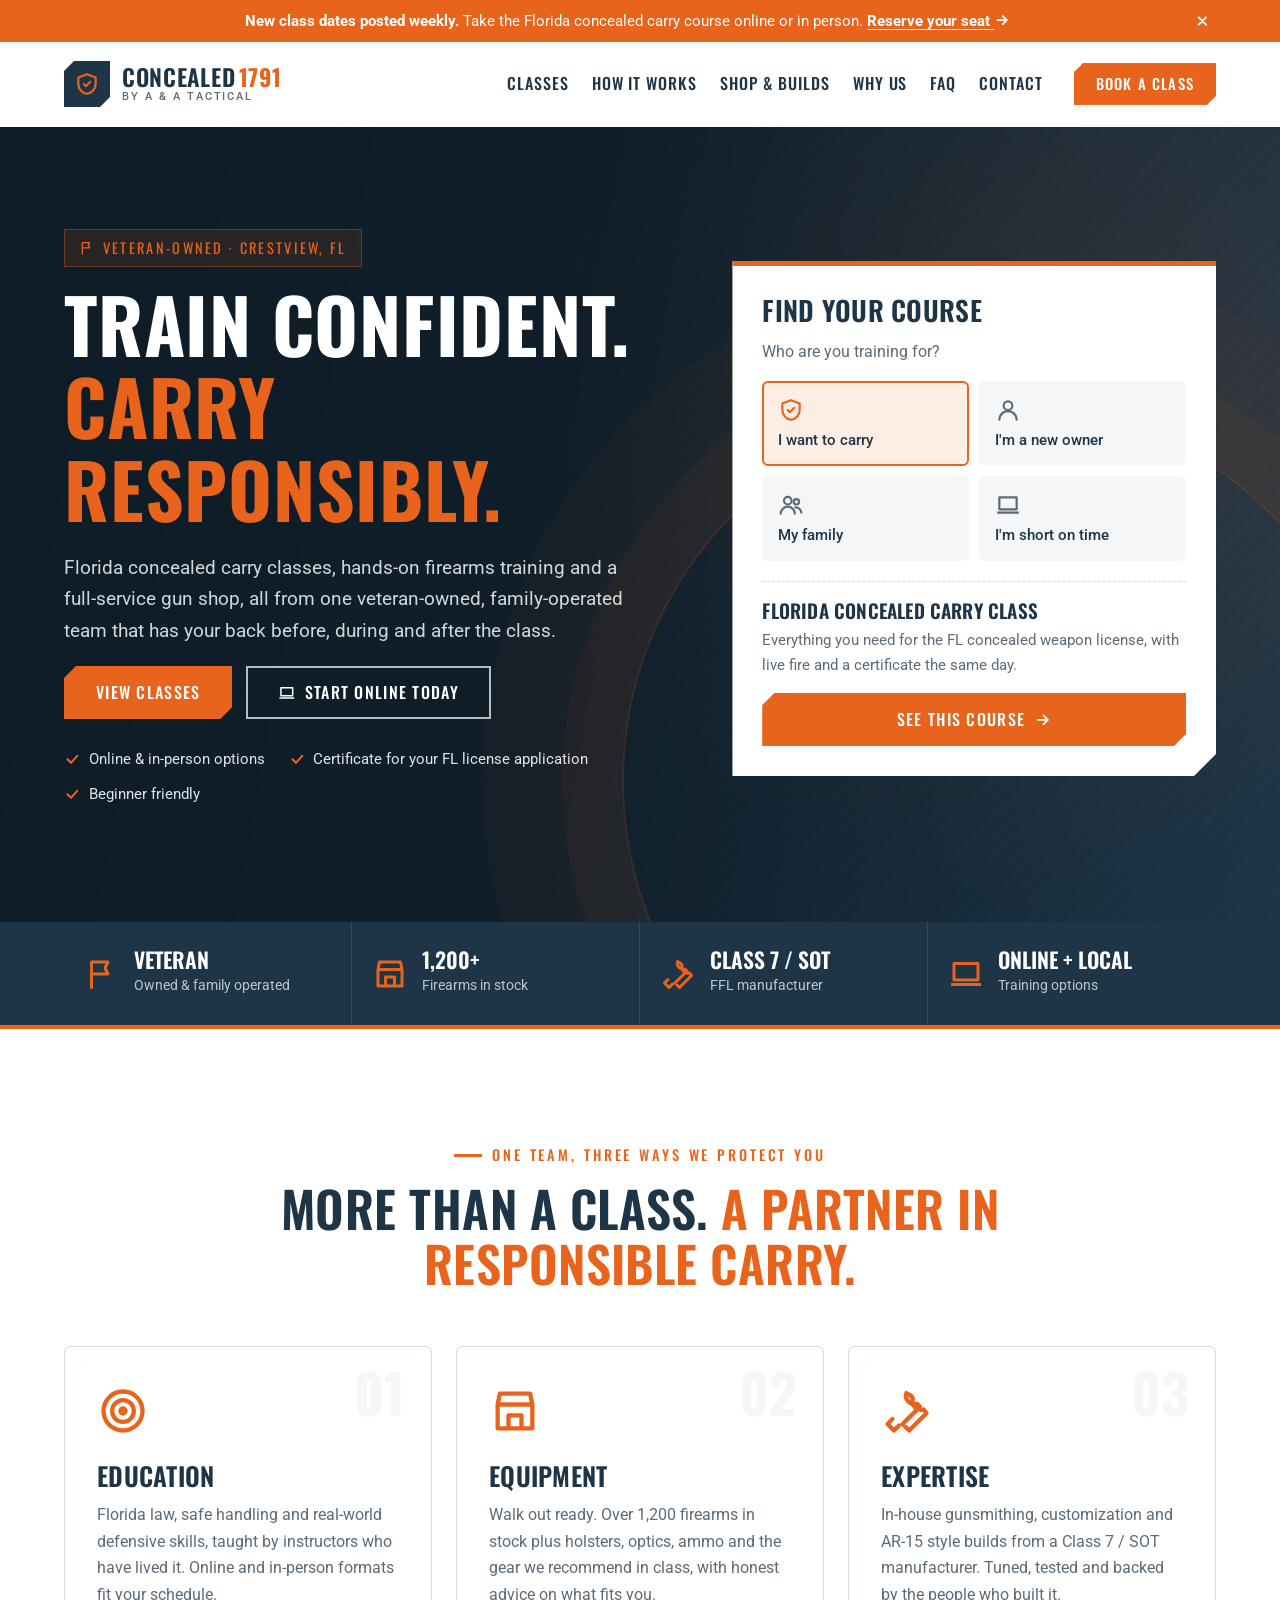
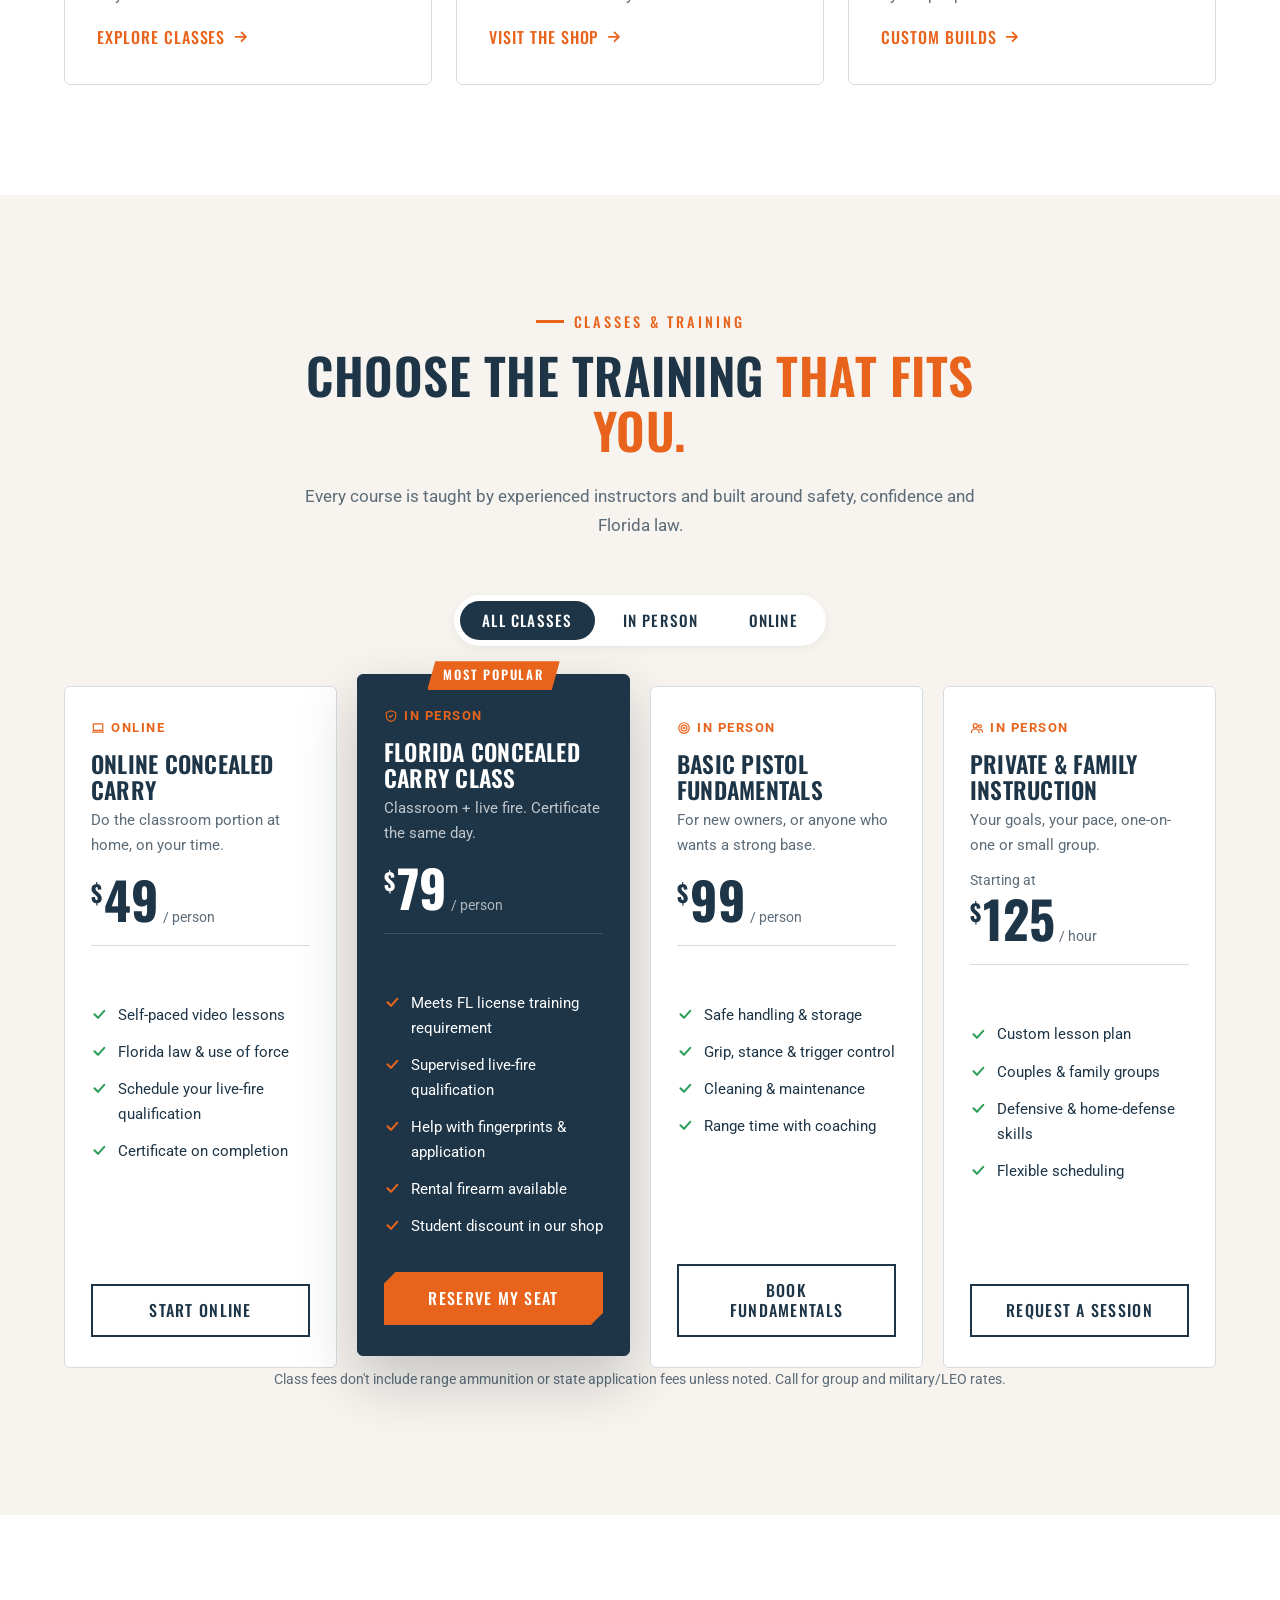
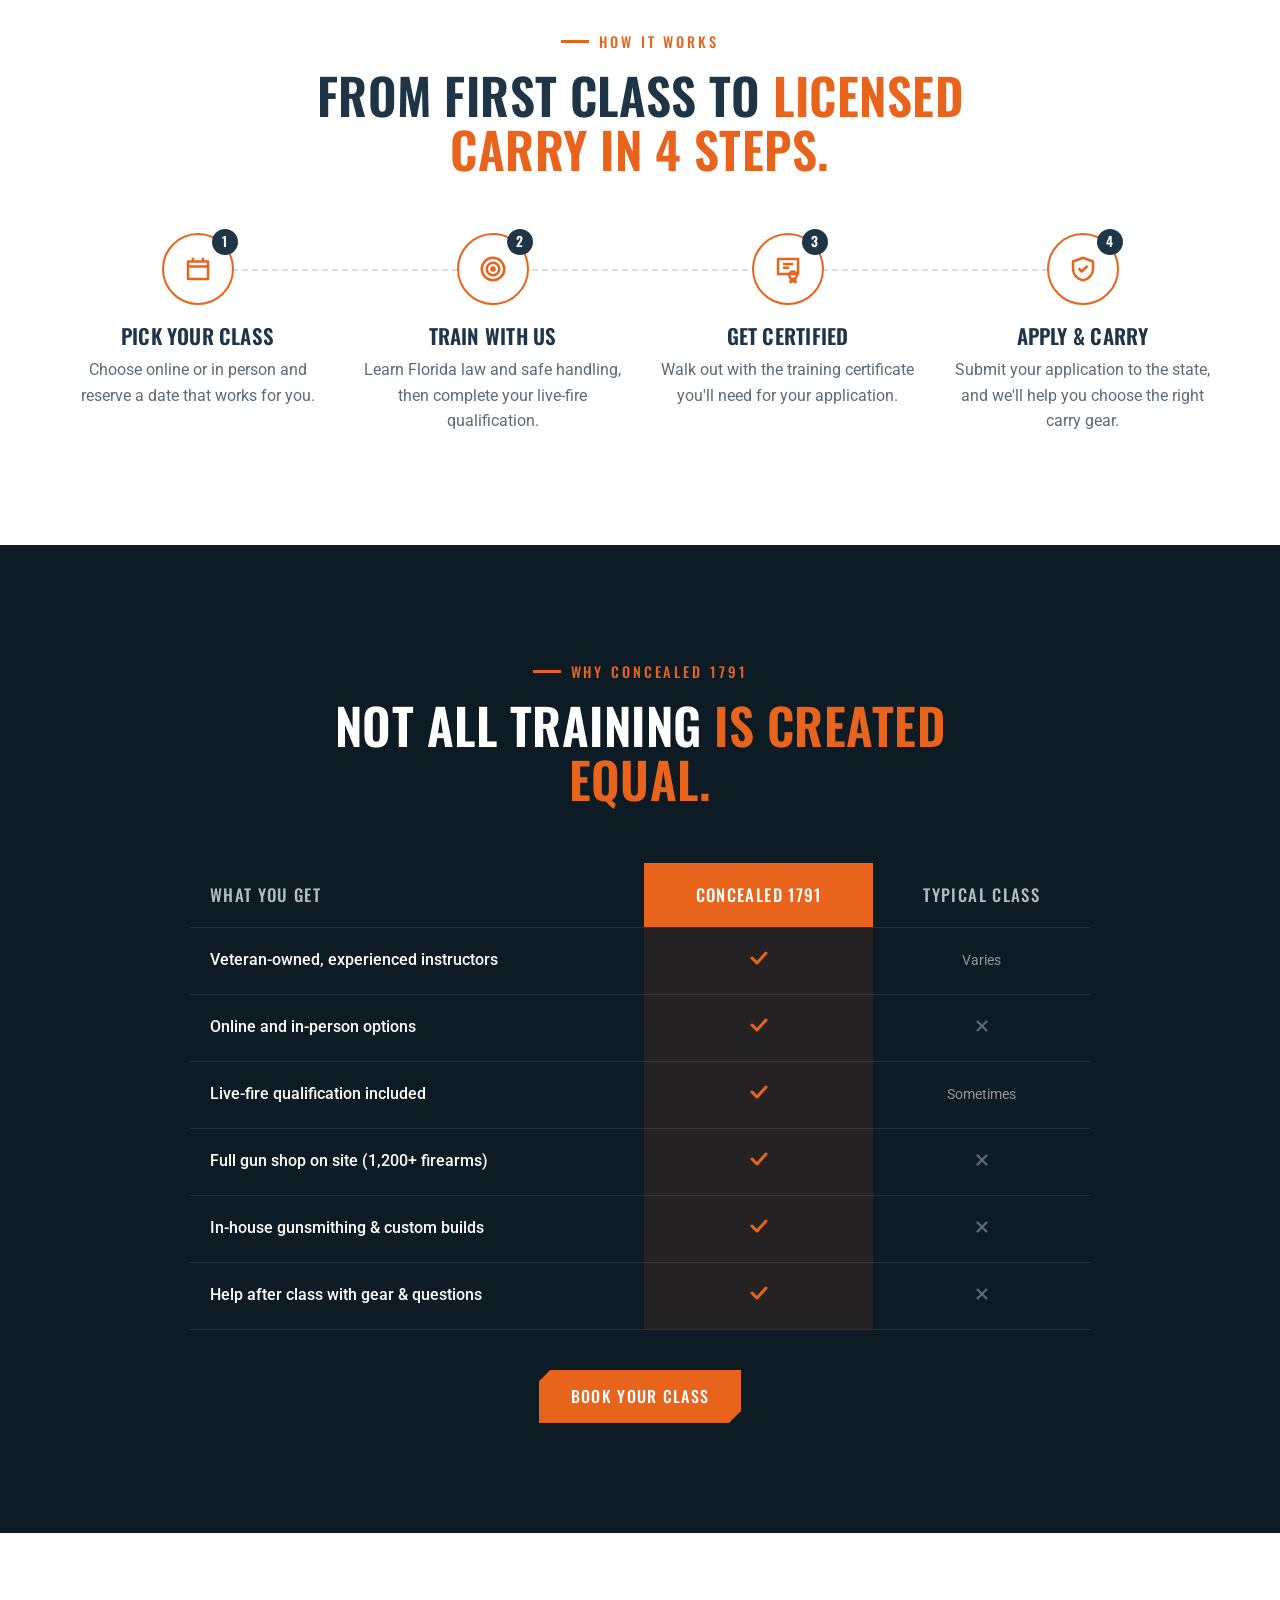
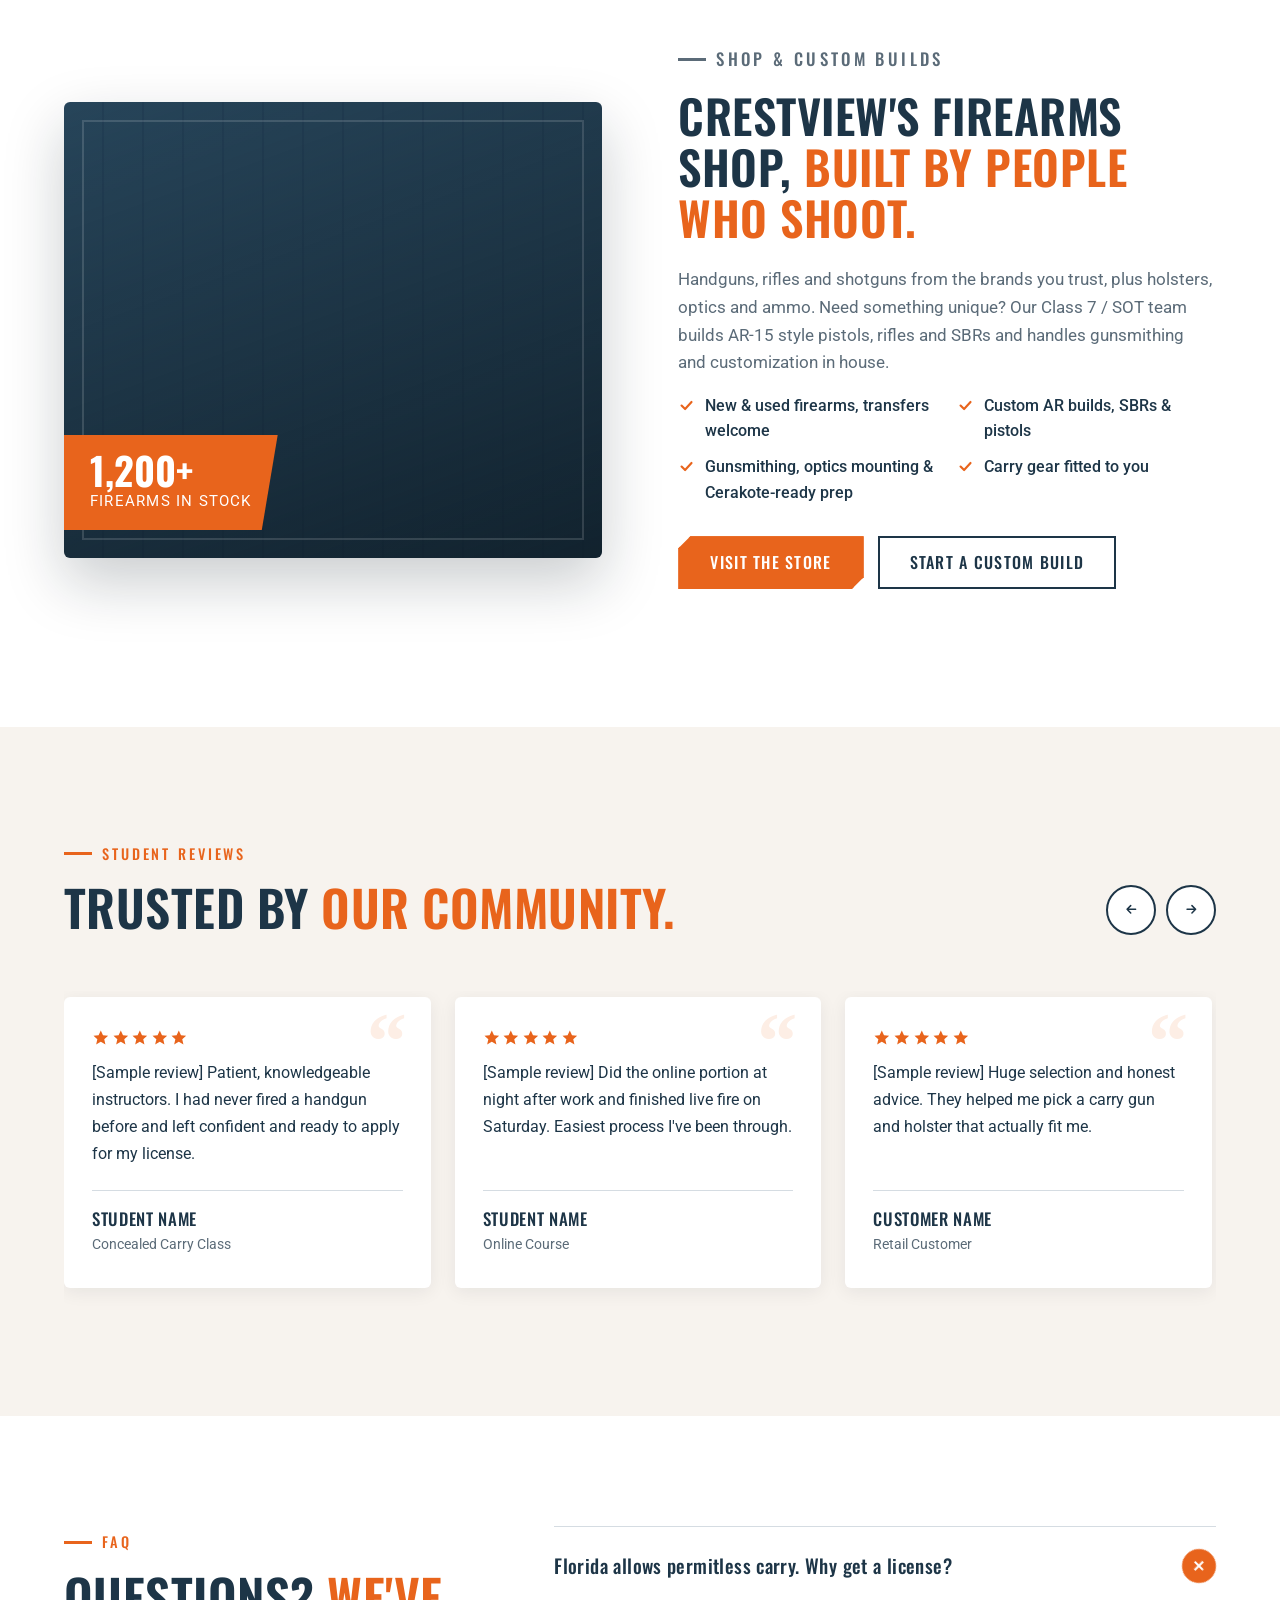
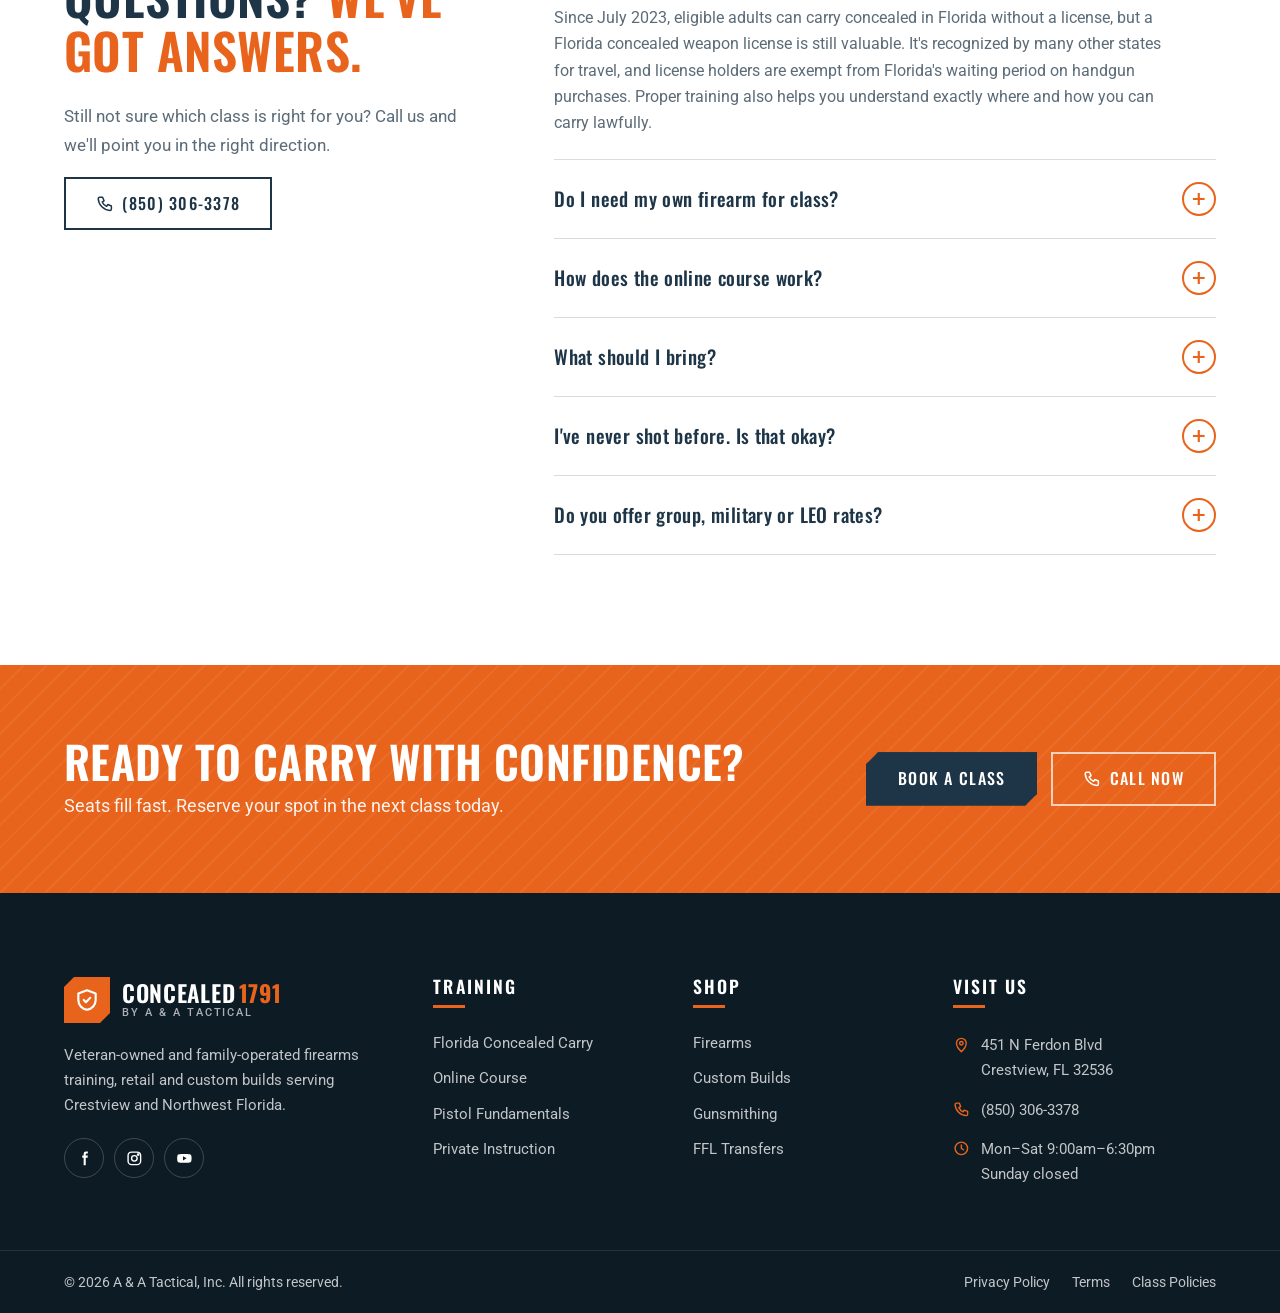
<file: prototype/index.html>
<!doctype html>
<html lang="en">
<head>
  <meta charset="utf-8">
  <meta name="viewport" content="width=device-width, initial-scale=1">
  <title>Concealed 1791 | Firearms Training &amp; Concealed Carry Classes | A &amp; A Tactical</title>
  <meta name="description" content="Veteran-owned firearms training, Florida concealed weapon license classes, 1,200+ firearms in stock and custom builds in Crestview, FL.">

  <link rel="preconnect" href="https://fonts.googleapis.com">
  <link rel="preconnect" href="https://fonts.gstatic.com" crossorigin>
  <link href="https://fonts.googleapis.com/css2?family=Oswald:wght@400;500;600;700&family=Roboto:wght@400;500;700&display=swap" rel="stylesheet">
  <link rel="stylesheet" href="css/main.css">
</head>
<body class="c17">

<!-- ======================================================================
     ICON SPRITE  (WP: inc/icons.php, echoed once in footer.php)
     ====================================================================== -->
<svg width="0" height="0" style="position:absolute" aria-hidden="true" focusable="false">
  <symbol id="i-shield" viewBox="0 0 24 24"><path fill="none" stroke="currentColor" stroke-width="2" stroke-linejoin="round" d="M12 3 4 6v6c0 4.5 3.4 8.3 8 9 4.6-.7 8-4.5 8-9V6l-8-3Z"/><path fill="none" stroke="currentColor" stroke-width="2" stroke-linecap="round" stroke-linejoin="round" d="m9 12 2 2 4-4"/></symbol>
  <symbol id="i-target" viewBox="0 0 24 24"><g fill="none" stroke="currentColor" stroke-width="2"><circle cx="12" cy="12" r="9"/><circle cx="12" cy="12" r="5"/><circle cx="12" cy="12" r="1.2" fill="currentColor"/></g></symbol>
  <symbol id="i-flag" viewBox="0 0 24 24"><path fill="none" stroke="currentColor" stroke-width="2" stroke-linecap="round" stroke-linejoin="round" d="M5 21V4m0 0h11l-2 4 2 4H5"/></symbol>
  <symbol id="i-store" viewBox="0 0 24 24"><path fill="none" stroke="currentColor" stroke-width="2" stroke-linejoin="round" d="M4 9h16l-1-5H5L4 9Zm0 0v11h16V9M9 20v-6h6v6"/></symbol>
  <symbol id="i-wrench" viewBox="0 0 24 24"><path fill="none" stroke="currentColor" stroke-width="2" stroke-linecap="round" stroke-linejoin="round" d="M14.7 6.3a4 4 0 0 0 5 5L21 13l-8 8-3-3 8-8-1.3-1.3a4 4 0 0 1-5-5L14 5Zm-9.4 9.4L3 18l3 3 2.3-2.3"/></symbol>
  <symbol id="i-laptop" viewBox="0 0 24 24"><path fill="none" stroke="currentColor" stroke-width="2" stroke-linejoin="round" d="M4 5h16v11H4zM2 19h20"/></symbol>
  <symbol id="i-cert" viewBox="0 0 24 24"><g fill="none" stroke="currentColor" stroke-width="2" stroke-linejoin="round"><path d="M4 4h16v12H4z"/><path d="M8 8h8M8 11h5"/><circle cx="16" cy="17" r="3"/><path d="m14.5 19.5-.5 3 2-1 2 1-.5-3"/></g></symbol>
  <symbol id="i-calendar" viewBox="0 0 24 24"><g fill="none" stroke="currentColor" stroke-width="2" stroke-linejoin="round"><path d="M4 6h16v14H4zM4 10h16M8 3v4M16 3v4"/></g></symbol>
  <symbol id="i-phone" viewBox="0 0 24 24"><path fill="none" stroke="currentColor" stroke-width="2" stroke-linejoin="round" d="M5 3h4l2 5-2.5 1.5a11 11 0 0 0 6 6L16 13l5 2v4a2 2 0 0 1-2 2A17 17 0 0 1 3 5a2 2 0 0 1 2-2Z"/></symbol>
  <symbol id="i-pin" viewBox="0 0 24 24"><g fill="none" stroke="currentColor" stroke-width="2"><path d="M12 21s7-6.2 7-12a7 7 0 0 0-14 0c0 5.8 7 12 7 12Z"/><circle cx="12" cy="9" r="2.5"/></g></symbol>
  <symbol id="i-clock" viewBox="0 0 24 24"><g fill="none" stroke="currentColor" stroke-width="2" stroke-linecap="round"><circle cx="12" cy="12" r="9"/><path d="M12 7v5l3 2"/></g></symbol>
  <symbol id="i-check" viewBox="0 0 24 24"><path fill="none" stroke="currentColor" stroke-width="3" stroke-linecap="round" stroke-linejoin="round" d="m5 12 5 5 9-10"/></symbol>
  <symbol id="i-x" viewBox="0 0 24 24"><path fill="none" stroke="currentColor" stroke-width="3" stroke-linecap="round" d="M6 6l12 12M18 6 6 18"/></symbol>
  <symbol id="i-arrow" viewBox="0 0 24 24"><path fill="none" stroke="currentColor" stroke-width="2.5" stroke-linecap="round" stroke-linejoin="round" d="M5 12h14m-6-6 6 6-6 6"/></symbol>
  <symbol id="i-star" viewBox="0 0 24 24"><path fill="currentColor" d="m12 2 3 6.6 7 .7-5.3 4.7 1.6 7L12 17.3 5.7 21l1.6-7L2 9.3l7-.7L12 2Z"/></symbol>
  <symbol id="i-users" viewBox="0 0 24 24"><g fill="none" stroke="currentColor" stroke-width="2" stroke-linecap="round"><circle cx="9" cy="8" r="3.5"/><path d="M2.5 20a6.5 6.5 0 0 1 13 0"/><circle cx="17" cy="9" r="2.5"/><path d="M16 14.2A5 5 0 0 1 21.5 19"/></g></symbol>
  <symbol id="i-person" viewBox="0 0 24 24"><g fill="none" stroke="currentColor" stroke-width="2" stroke-linecap="round"><circle cx="12" cy="8" r="4"/><path d="M4 21a8 8 0 0 1 16 0"/></g></symbol>
  <symbol id="i-facebook" viewBox="0 0 24 24"><path fill="currentColor" d="M14 8V6.5c0-.8.2-1.5 1.5-1.5H17V2h-2.6C11.6 2 11 3.8 11 6.1V8H9v3h2v11h3V11h2.6l.4-3h-3Z"/></symbol>
  <symbol id="i-instagram" viewBox="0 0 24 24"><g fill="none" stroke="currentColor" stroke-width="2"><rect x="3" y="3" width="18" height="18" rx="5"/><circle cx="12" cy="12" r="4"/><circle cx="17.5" cy="6.5" r="1" fill="currentColor"/></g></symbol>
  <symbol id="i-youtube" viewBox="0 0 24 24"><path fill="currentColor" d="M22 8.2a3 3 0 0 0-2.1-2.1C18 5.6 12 5.6 12 5.6s-6 0-7.9.5A3 3 0 0 0 2 8.2 31 31 0 0 0 1.6 12 31 31 0 0 0 2 15.8a3 3 0 0 0 2.1 2.1c1.9.5 7.9.5 7.9.5s6 0 7.9-.5a3 3 0 0 0 2.1-2.1 31 31 0 0 0 .4-3.8 31 31 0 0 0-.4-3.8ZM10 15V9l5.2 3L10 15Z"/></symbol>
</svg>

<a class="c17-skip" href="#main">Skip to content</a>

<!-- ======================================================================
     ANNOUNCEMENT BAR  (WP: template-parts/header/announcement.php)
     Text should come from a Customizer / Theme Settings field.
     ====================================================================== -->
<div class="c17-announce" id="c17-announce" role="region" aria-label="Announcement">
  <div class="c17-container c17-announce__inner">
    <p><strong>New class dates posted weekly.</strong> Take the Florida concealed carry course online or in person. <a href="#classes">Reserve your seat <svg class="c17-i"><use href="#i-arrow"/></svg></a></p>
    <button class="c17-announce__close" type="button" aria-label="Dismiss announcement"><svg class="c17-i"><use href="#i-x"/></svg></button>
  </div>
</div>

<!-- ======================================================================
     HEADER  (WP: header.php, nav via wp_nav_menu 'primary')
     ====================================================================== -->
<header class="c17-header" id="c17-header">
  <div class="c17-container c17-header__inner">
    <a class="c17-logo" href="#top" aria-label="Concealed 1791 home">
      <span class="c17-logo__mark"><svg class="c17-i"><use href="#i-shield"/></svg></span>
      <span class="c17-logo__text">Concealed<b>1791</b><small>by A &amp; A Tactical</small></span>
    </a>

    <nav class="c17-nav" id="c17-nav" aria-label="Primary">
      <ul class="c17-nav__menu">
        <li><a href="#classes">Classes</a></li>
        <li><a href="#how">How It Works</a></li>
        <li><a href="#shop">Shop &amp; Builds</a></li>
        <li><a href="#why">Why Us</a></li>
        <li><a href="#faq">FAQ</a></li>
        <li><a href="#contact">Contact</a></li>
      </ul>
      <div class="c17-nav__actions">
        <a class="c17-nav__phone" href="tel:+18503063378"><svg class="c17-i"><use href="#i-phone"/></svg>(850) 306-3378</a>
        <a class="c17-btn c17-btn--sm" href="#classes">Book a Class</a>
      </div>
    </nav>

    <button class="c17-burger" id="c17-burger" type="button" aria-controls="c17-nav" aria-expanded="false" aria-label="Open menu">
      <span></span>
    </button>
  </div>
</header>

<main id="main">

<!-- ======================================================================
     HERO + PATH CHOOSER  (WP: template-parts/home/hero.php)
     ====================================================================== -->
<section class="c17-hero" id="top">
  <div class="c17-hero__bg" aria-hidden="true"></div>
  <div class="c17-container c17-hero__grid">
    <div class="c17-hero__copy">
      <p class="c17-eyebrow"><svg class="c17-i"><use href="#i-flag"/></svg>Veteran-owned &middot; Crestview, FL</p>
      <h1>Train Confident.<br><span>Carry Responsibly.</span></h1>
      <p class="c17-hero__lead">Florida concealed carry classes, hands-on firearms training and a full-service gun shop, all from one veteran-owned, family-operated team that has your back before, during and after the class.</p>

      <div class="c17-hero__ctas">
        <a class="c17-btn" href="#classes">View Classes</a>
        <a class="c17-btn c17-btn--ghost" href="#classes" data-filter-link="online"><svg class="c17-i"><use href="#i-laptop"/></svg>Start Online Today</a>
      </div>

      <ul class="c17-hero__checks">
        <li><svg class="c17-i"><use href="#i-check"/></svg>Online &amp; in-person options</li>
        <li><svg class="c17-i"><use href="#i-check"/></svg>Certificate for your FL license application</li>
        <li><svg class="c17-i"><use href="#i-check"/></svg>Beginner friendly</li>
      </ul>
    </div>

    <!-- Path chooser: modeled on the plan picker (Individuals / Families / LEO / Military) -->
    <aside class="c17-chooser" aria-labelledby="chooser-title">
      <h2 id="chooser-title" class="c17-chooser__title">Find your course</h2>
      <p class="c17-chooser__sub">Who are you training for?</p>
      <div class="c17-chooser__opts" role="radiogroup" aria-labelledby="chooser-title">
        <button type="button" role="radio" aria-checked="true" class="c17-chooser__opt is-active"
                data-title="Florida Concealed Carry Class" data-text="Everything you need for the FL concealed weapon license, with live fire and a certificate the same day." data-href="#course-cwl">
          <svg class="c17-i"><use href="#i-shield"/></svg><span>I want to carry</span>
        </button>
        <button type="button" role="radio" aria-checked="false" class="c17-chooser__opt"
                data-title="Basic Pistol Fundamentals" data-text="Safe handling, grip, stance, sight alignment and trigger control, built for new owners." data-href="#course-basic">
          <svg class="c17-i"><use href="#i-person"/></svg><span>I'm a new owner</span>
        </button>
        <button type="button" role="radio" aria-checked="false" class="c17-chooser__opt"
                data-title="Private &amp; Family Instruction" data-text="One-on-one or small group sessions at your pace, great for couples and families." data-href="#course-private">
          <svg class="c17-i"><use href="#i-users"/></svg><span>My family</span>
        </button>
        <button type="button" role="radio" aria-checked="false" class="c17-chooser__opt"
                data-title="Online Concealed Carry Course" data-text="Complete the classroom portion from home, then finish your live-fire qualification with us." data-href="#course-online">
          <svg class="c17-i"><use href="#i-laptop"/></svg><span>I'm short on time</span>
        </button>
      </div>
      <div class="c17-chooser__result" aria-live="polite">
        <h3 id="chooser-result-title">Florida Concealed Carry Class</h3>
        <p id="chooser-result-text">Everything you need for the FL concealed weapon license, with live fire and a certificate the same day.</p>
        <a class="c17-btn c17-btn--block" id="chooser-result-link" href="#course-cwl">See this course <svg class="c17-i"><use href="#i-arrow"/></svg></a>
      </div>
    </aside>
  </div>
</section>

<!-- ======================================================================
     TRUST BAR  (WP: template-parts/home/trust-bar.php)
     ====================================================================== -->
<section class="c17-trust" aria-label="Why people trust us">
  <div class="c17-container c17-trust__grid">
    <div class="c17-trust__item"><svg class="c17-i"><use href="#i-flag"/></svg><div><strong>Veteran</strong><span>Owned &amp; family operated</span></div></div>
    <div class="c17-trust__item"><svg class="c17-i"><use href="#i-store"/></svg><div><strong><span data-count="1200">1,200</span>+</strong><span>Firearms in stock</span></div></div>
    <div class="c17-trust__item"><svg class="c17-i"><use href="#i-wrench"/></svg><div><strong>Class 7 / SOT</strong><span>FFL manufacturer</span></div></div>
    <div class="c17-trust__item"><svg class="c17-i"><use href="#i-laptop"/></svg><div><strong>Online + Local</strong><span>Training options</span></div></div>
  </div>
</section>

<!-- ======================================================================
     THREE PILLARS  (WP: template-parts/home/pillars.php)
     ====================================================================== -->
<section class="c17-section c17-pillars">
  <div class="c17-container">
    <header class="c17-section__head">
      <p class="c17-kicker">One team, three ways we protect you</p>
      <h2>More than a class. <span>A partner in responsible carry.</span></h2>
    </header>
    <div class="c17-pillars__grid">
      <article class="c17-pillar c17-reveal">
        <span class="c17-pillar__num">01</span>
        <svg class="c17-i c17-pillar__icon"><use href="#i-target"/></svg>
        <h3>Education</h3>
        <p>Florida law, safe handling and real-world defensive skills, taught by instructors who have lived it. Online and in-person formats fit your schedule.</p>
        <a class="c17-link" href="#classes">Explore classes <svg class="c17-i"><use href="#i-arrow"/></svg></a>
      </article>
      <article class="c17-pillar c17-reveal">
        <span class="c17-pillar__num">02</span>
        <svg class="c17-i c17-pillar__icon"><use href="#i-store"/></svg>
        <h3>Equipment</h3>
        <p>Walk out ready. Over 1,200 firearms in stock plus holsters, optics, ammo and the gear we recommend in class, with honest advice on what fits you.</p>
        <a class="c17-link" href="#shop">Visit the shop <svg class="c17-i"><use href="#i-arrow"/></svg></a>
      </article>
      <article class="c17-pillar c17-reveal">
        <span class="c17-pillar__num">03</span>
        <svg class="c17-i c17-pillar__icon"><use href="#i-wrench"/></svg>
        <h3>Expertise</h3>
        <p>In-house gunsmithing, customization and AR-15 style builds from a Class 7 / SOT manufacturer. Tuned, tested and backed by the people who built it.</p>
        <a class="c17-link" href="#shop">Custom builds <svg class="c17-i"><use href="#i-arrow"/></svg></a>
      </article>
    </div>
  </div>
</section>

<!-- ======================================================================
     CLASSES / "PLANS"  (WP: template-parts/home/classes.php, ideally a
     loop over a "course" CPT or WooCommerce products)
     PRICES AND DURATIONS ARE PLACEHOLDERS - confirm with the client.
     ====================================================================== -->
<section class="c17-section c17-section--alt c17-classes" id="classes">
  <div class="c17-container">
    <header class="c17-section__head">
      <p class="c17-kicker">Classes &amp; training</p>
      <h2>Choose the training <span>that fits you.</span></h2>
      <p>Every course is taught by experienced instructors and built around safety, confidence and Florida law.</p>
    </header>

    <div class="c17-tabs" role="tablist" aria-label="Filter classes">
      <button class="c17-tab is-active" role="tab" aria-selected="true" data-filter="all">All classes</button>
      <button class="c17-tab" role="tab" aria-selected="false" data-filter="inperson">In person</button>
      <button class="c17-tab" role="tab" aria-selected="false" data-filter="online">Online</button>
    </div>

    <div class="c17-plans">
      <article class="c17-plan c17-reveal" id="course-online" data-type="online">
        <p class="c17-plan__tag"><svg class="c17-i"><use href="#i-laptop"/></svg>Online</p>
        <h3>Online Concealed Carry</h3>
        <p class="c17-plan__desc">Do the classroom portion at home, on your time.</p>
        <p class="c17-plan__price"><sup>$</sup>49<small>/ person</small></p>
        <ul class="c17-plan__list">
          <li><svg class="c17-i"><use href="#i-check"/></svg>Self-paced video lessons</li>
          <li><svg class="c17-i"><use href="#i-check"/></svg>Florida law &amp; use of force</li>
          <li><svg class="c17-i"><use href="#i-check"/></svg>Schedule your live-fire qualification</li>
          <li><svg class="c17-i"><use href="#i-check"/></svg>Certificate on completion</li>
        </ul>
        <a class="c17-btn c17-btn--outline c17-btn--block" href="#contact">Start Online</a>
      </article>

      <article class="c17-plan c17-plan--featured c17-reveal" id="course-cwl" data-type="inperson">
        <p class="c17-plan__badge">Most popular</p>
        <p class="c17-plan__tag"><svg class="c17-i"><use href="#i-shield"/></svg>In person</p>
        <h3>Florida Concealed Carry Class</h3>
        <p class="c17-plan__desc">Classroom + live fire. Certificate the same day.</p>
        <p class="c17-plan__price"><sup>$</sup>79<small>/ person</small></p>
        <ul class="c17-plan__list">
          <li><svg class="c17-i"><use href="#i-check"/></svg>Meets FL license training requirement</li>
          <li><svg class="c17-i"><use href="#i-check"/></svg>Supervised live-fire qualification</li>
          <li><svg class="c17-i"><use href="#i-check"/></svg>Help with fingerprints &amp; application</li>
          <li><svg class="c17-i"><use href="#i-check"/></svg>Rental firearm available</li>
          <li><svg class="c17-i"><use href="#i-check"/></svg>Student discount in our shop</li>
        </ul>
        <a class="c17-btn c17-btn--block" href="#contact">Reserve My Seat</a>
      </article>

      <article class="c17-plan c17-reveal" id="course-basic" data-type="inperson">
        <p class="c17-plan__tag"><svg class="c17-i"><use href="#i-target"/></svg>In person</p>
        <h3>Basic Pistol Fundamentals</h3>
        <p class="c17-plan__desc">For new owners, or anyone who wants a strong base.</p>
        <p class="c17-plan__price"><sup>$</sup>99<small>/ person</small></p>
        <ul class="c17-plan__list">
          <li><svg class="c17-i"><use href="#i-check"/></svg>Safe handling &amp; storage</li>
          <li><svg class="c17-i"><use href="#i-check"/></svg>Grip, stance &amp; trigger control</li>
          <li><svg class="c17-i"><use href="#i-check"/></svg>Cleaning &amp; maintenance</li>
          <li><svg class="c17-i"><use href="#i-check"/></svg>Range time with coaching</li>
        </ul>
        <a class="c17-btn c17-btn--outline c17-btn--block" href="#contact">Book Fundamentals</a>
      </article>

      <article class="c17-plan c17-reveal" id="course-private" data-type="inperson">
        <p class="c17-plan__tag"><svg class="c17-i"><use href="#i-users"/></svg>In person</p>
        <h3>Private &amp; Family Instruction</h3>
        <p class="c17-plan__desc">Your goals, your pace, one-on-one or small group.</p>
        <p class="c17-plan__price"><small>Starting at</small><sup>$</sup>125<small>/ hour</small></p>
        <ul class="c17-plan__list">
          <li><svg class="c17-i"><use href="#i-check"/></svg>Custom lesson plan</li>
          <li><svg class="c17-i"><use href="#i-check"/></svg>Couples &amp; family groups</li>
          <li><svg class="c17-i"><use href="#i-check"/></svg>Defensive &amp; home-defense skills</li>
          <li><svg class="c17-i"><use href="#i-check"/></svg>Flexible scheduling</li>
        </ul>
        <a class="c17-btn c17-btn--outline c17-btn--block" href="#contact">Request a Session</a>
      </article>
    </div>
    <p class="c17-note">Class fees don't include range ammunition or state application fees unless noted. Call for group and military/LEO rates.</p>
  </div>
</section>

<!-- ======================================================================
     HOW IT WORKS  (WP: template-parts/home/steps.php)
     ====================================================================== -->
<section class="c17-section c17-steps" id="how">
  <div class="c17-container">
    <header class="c17-section__head">
      <p class="c17-kicker">How it works</p>
      <h2>From first class to <span>licensed carry in 4 steps.</span></h2>
    </header>
    <ol class="c17-steps__list">
      <li class="c17-step c17-reveal">
        <span class="c17-step__icon"><svg class="c17-i"><use href="#i-calendar"/></svg></span>
        <h3>Pick your class</h3>
        <p>Choose online or in person and reserve a date that works for you.</p>
      </li>
      <li class="c17-step c17-reveal">
        <span class="c17-step__icon"><svg class="c17-i"><use href="#i-target"/></svg></span>
        <h3>Train with us</h3>
        <p>Learn Florida law and safe handling, then complete your live-fire qualification.</p>
      </li>
      <li class="c17-step c17-reveal">
        <span class="c17-step__icon"><svg class="c17-i"><use href="#i-cert"/></svg></span>
        <h3>Get certified</h3>
        <p>Walk out with the training certificate you'll need for your application.</p>
      </li>
      <li class="c17-step c17-reveal">
        <span class="c17-step__icon"><svg class="c17-i"><use href="#i-shield"/></svg></span>
        <h3>Apply &amp; carry</h3>
        <p>Submit your application to the state, and we'll help you choose the right carry gear.</p>
      </li>
    </ol>
  </div>
</section>

<!-- ======================================================================
     COMPARISON TABLE  (WP: template-parts/home/compare.php)
     ====================================================================== -->
<section class="c17-section c17-section--dark c17-compare" id="why">
  <div class="c17-container">
    <header class="c17-section__head c17-section__head--light">
      <p class="c17-kicker">Why Concealed 1791</p>
      <h2>Not all training <span>is created equal.</span></h2>
    </header>
    <div class="c17-table-wrap">
      <table class="c17-table">
        <caption class="c17-sr">Concealed 1791 compared with a typical class</caption>
        <thead>
          <tr>
            <th scope="col">What you get</th>
            <th scope="col" class="c17-table__us">Concealed 1791</th>
            <th scope="col">Typical class</th>
          </tr>
        </thead>
        <tbody>
          <tr><th scope="row">Veteran-owned, experienced instructors</th><td class="c17-table__us"><svg class="c17-i c17-yes" aria-label="Yes"><use href="#i-check"/></svg></td><td><span class="c17-maybe">Varies</span></td></tr>
          <tr><th scope="row">Online and in-person options</th><td class="c17-table__us"><svg class="c17-i c17-yes" aria-label="Yes"><use href="#i-check"/></svg></td><td><svg class="c17-i c17-no" aria-label="No"><use href="#i-x"/></svg></td></tr>
          <tr><th scope="row">Live-fire qualification included</th><td class="c17-table__us"><svg class="c17-i c17-yes" aria-label="Yes"><use href="#i-check"/></svg></td><td><span class="c17-maybe">Sometimes</span></td></tr>
          <tr><th scope="row">Full gun shop on site (1,200+ firearms)</th><td class="c17-table__us"><svg class="c17-i c17-yes" aria-label="Yes"><use href="#i-check"/></svg></td><td><svg class="c17-i c17-no" aria-label="No"><use href="#i-x"/></svg></td></tr>
          <tr><th scope="row">In-house gunsmithing &amp; custom builds</th><td class="c17-table__us"><svg class="c17-i c17-yes" aria-label="Yes"><use href="#i-check"/></svg></td><td><svg class="c17-i c17-no" aria-label="No"><use href="#i-x"/></svg></td></tr>
          <tr><th scope="row">Help after class with gear &amp; questions</th><td class="c17-table__us"><svg class="c17-i c17-yes" aria-label="Yes"><use href="#i-check"/></svg></td><td><svg class="c17-i c17-no" aria-label="No"><use href="#i-x"/></svg></td></tr>
        </tbody>
      </table>
    </div>
    <div class="c17-center"><a class="c17-btn" href="#classes">Book Your Class</a></div>
  </div>
</section>

<!-- ======================================================================
     SHOP & BUILDS SPLIT  (WP: template-parts/home/shop.php)
     Replace .c17-media placeholders with real store / build photos.
     ====================================================================== -->
<section class="c17-section c17-shop" id="shop">
  <div class="c17-container c17-split">
    <div class="c17-media c17-media--store c17-reveal" role="img" aria-label="Photo placeholder: A &amp; A Tactical showroom">
      <span class="c17-media__stat"><strong>1,200+</strong>firearms in stock</span>
    </div>
    <div class="c17-split__copy c17-reveal">
      <p class="c17-kicker">Shop &amp; custom builds</p>
      <h2>Crestview's firearms shop, <span>built by people who shoot.</span></h2>
      <p>Handguns, rifles and shotguns from the brands you trust, plus holsters, optics and ammo. Need something unique? Our Class 7 / SOT team builds AR-15 style pistols, rifles and SBRs and handles gunsmithing and customization in house.</p>
      <ul class="c17-ticks">
        <li><svg class="c17-i"><use href="#i-check"/></svg>New &amp; used firearms, transfers welcome</li>
        <li><svg class="c17-i"><use href="#i-check"/></svg>Custom AR builds, SBRs &amp; pistols</li>
        <li><svg class="c17-i"><use href="#i-check"/></svg>Gunsmithing, optics mounting &amp; Cerakote-ready prep</li>
        <li><svg class="c17-i"><use href="#i-check"/></svg>Carry gear fitted to you</li>
      </ul>
      <div class="c17-hero__ctas">
        <a class="c17-btn" href="#contact">Visit the Store</a>
        <a class="c17-btn c17-btn--outline" href="#contact">Start a Custom Build</a>
      </div>
    </div>
  </div>
</section>

<!-- ======================================================================
     TESTIMONIALS  (WP: template-parts/home/testimonials.php)
     SAMPLE COPY ONLY - replace with real, attributable customer reviews
     (e.g. pulled from Google / Yelp) before launch.
     ====================================================================== -->
<section class="c17-section c17-section--alt c17-reviews">
  <div class="c17-container">
    <header class="c17-section__head c17-section__head--row">
      <div>
        <p class="c17-kicker">Student reviews</p>
        <h2>Trusted by <span>our community.</span></h2>
      </div>
      <div class="c17-slider-nav">
        <button type="button" class="c17-slider-btn" data-dir="-1" aria-label="Previous review"><svg class="c17-i c17-flip"><use href="#i-arrow"/></svg></button>
        <button type="button" class="c17-slider-btn" data-dir="1" aria-label="Next review"><svg class="c17-i"><use href="#i-arrow"/></svg></button>
      </div>
    </header>
    <div class="c17-slider" id="c17-slider" tabindex="0" aria-label="Reviews">
      <figure class="c17-review">
        <div class="c17-stars" aria-label="5 out of 5 stars"><svg class="c17-i"><use href="#i-star"/></svg><svg class="c17-i"><use href="#i-star"/></svg><svg class="c17-i"><use href="#i-star"/></svg><svg class="c17-i"><use href="#i-star"/></svg><svg class="c17-i"><use href="#i-star"/></svg></div>
        <blockquote>[Sample review] Patient, knowledgeable instructors. I had never fired a handgun before and left confident and ready to apply for my license.</blockquote>
        <figcaption><strong>Student name</strong>Concealed Carry Class</figcaption>
      </figure>
      <figure class="c17-review">
        <div class="c17-stars" aria-label="5 out of 5 stars"><svg class="c17-i"><use href="#i-star"/></svg><svg class="c17-i"><use href="#i-star"/></svg><svg class="c17-i"><use href="#i-star"/></svg><svg class="c17-i"><use href="#i-star"/></svg><svg class="c17-i"><use href="#i-star"/></svg></div>
        <blockquote>[Sample review] Did the online portion at night after work and finished live fire on Saturday. Easiest process I've been through.</blockquote>
        <figcaption><strong>Student name</strong>Online Course</figcaption>
      </figure>
      <figure class="c17-review">
        <div class="c17-stars" aria-label="5 out of 5 stars"><svg class="c17-i"><use href="#i-star"/></svg><svg class="c17-i"><use href="#i-star"/></svg><svg class="c17-i"><use href="#i-star"/></svg><svg class="c17-i"><use href="#i-star"/></svg><svg class="c17-i"><use href="#i-star"/></svg></div>
        <blockquote>[Sample review] Huge selection and honest advice. They helped me pick a carry gun and holster that actually fit me.</blockquote>
        <figcaption><strong>Customer name</strong>Retail Customer</figcaption>
      </figure>
      <figure class="c17-review">
        <div class="c17-stars" aria-label="5 out of 5 stars"><svg class="c17-i"><use href="#i-star"/></svg><svg class="c17-i"><use href="#i-star"/></svg><svg class="c17-i"><use href="#i-star"/></svg><svg class="c17-i"><use href="#i-star"/></svg><svg class="c17-i"><use href="#i-star"/></svg></div>
        <blockquote>[Sample review] My custom AR build came out better than I imagined. Clear communication the whole way through.</blockquote>
        <figcaption><strong>Customer name</strong>Custom Build</figcaption>
      </figure>
    </div>
  </div>
</section>

<!-- ======================================================================
     FAQ  (WP: template-parts/home/faq.php; add FAQPage schema)
     Verify legal statements with the client before launch.
     ====================================================================== -->
<section class="c17-section c17-faq" id="faq">
  <div class="c17-container c17-faq__grid">
    <header class="c17-section__head c17-section__head--left">
      <p class="c17-kicker">FAQ</p>
      <h2>Questions? <span>We've got answers.</span></h2>
      <p>Still not sure which class is right for you? Call us and we'll point you in the right direction.</p>
      <a class="c17-btn c17-btn--outline" href="tel:+18503063378"><svg class="c17-i"><use href="#i-phone"/></svg>(850) 306-3378</a>
    </header>
    <div class="c17-accordion">
      <details class="c17-acc" open>
        <summary>Florida allows permitless carry. Why get a license?</summary>
        <div class="c17-acc__body"><p>Since July 2023, eligible adults can carry concealed in Florida without a license, but a Florida concealed weapon license is still valuable. It's recognized by many other states for travel, and license holders are exempt from Florida's waiting period on handgun purchases. Proper training also helps you understand exactly where and how you can carry lawfully.</p></div>
      </details>
      <details class="c17-acc">
        <summary>Do I need my own firearm for class?</summary>
        <div class="c17-acc__body"><p>No. Rental firearms are available for the live-fire portion. If you have your own, bring it unloaded and cased, and we'll help you get comfortable with it.</p></div>
      </details>
      <details class="c17-acc">
        <summary>How does the online course work?</summary>
        <div class="c17-acc__body"><p>You complete the classroom lessons online at your own pace, then schedule a short in-person session with an instructor to complete your live-fire qualification and receive your certificate.</p></div>
      </details>
      <details class="c17-acc">
        <summary>What should I bring?</summary>
        <div class="c17-acc__body"><p>A valid government-issued photo ID, eye and ear protection (available to borrow or buy), and comfortable closed-toe shoes. We'll let you know if your class needs anything else.</p></div>
      </details>
      <details class="c17-acc">
        <summary>I've never shot before. Is that okay?</summary>
        <div class="c17-acc__body"><p>Absolutely. Many of our students are first-timers. Instructors start with the basics and move at a pace that keeps everyone safe and confident.</p></div>
      </details>
      <details class="c17-acc">
        <summary>Do you offer group, military or LEO rates?</summary>
        <div class="c17-acc__body"><p>Yes. Call the shop to set up a private group class or ask about current military, veteran and law enforcement pricing.</p></div>
      </details>
    </div>
  </div>
</section>

<!-- ======================================================================
     FINAL CTA  (WP: template-parts/home/cta.php)
     ====================================================================== -->
<section class="c17-cta">
  <div class="c17-container c17-cta__inner">
    <div>
      <h2>Ready to carry with confidence?</h2>
      <p>Seats fill fast. Reserve your spot in the next class today.</p>
    </div>
    <div class="c17-cta__btns">
      <a class="c17-btn c17-btn--navy" href="#classes">Book a Class</a>
      <a class="c17-btn c17-btn--ghost" href="tel:+18503063378"><svg class="c17-i"><use href="#i-phone"/></svg>Call Now</a>
    </div>
  </div>
</section>

</main>

<!-- ======================================================================
     FOOTER  (WP: footer.php + inc/footer-columns.php; columns 2-4 map to
     the "Footer Column N" menus, column 1 to the Footer Column 1 widgets)
     Verify address and hours with the client.
     ====================================================================== -->
<footer class="c17-footer" id="contact">
  <div class="c17-container c17-footer__cols">
    <div class="c17-footer__col c17-footer__brand">
      <a class="c17-logo c17-logo--light" href="#top" aria-label="Concealed 1791 home">
        <span class="c17-logo__mark"><svg class="c17-i"><use href="#i-shield"/></svg></span>
        <span class="c17-logo__text">Concealed<b>1791</b><small>by A &amp; A Tactical</small></span>
      </a>
      <p>Veteran-owned and family-operated firearms training, retail and custom builds serving Crestview and Northwest Florida.</p>
      <ul class="c17-social">
        <li><a href="https://www.facebook.com/p/AA-Tactical-NWFL-61557294156537/" aria-label="Facebook"><svg class="c17-i"><use href="#i-facebook"/></svg></a></li>
        <li><a href="#" aria-label="Instagram"><svg class="c17-i"><use href="#i-instagram"/></svg></a></li>
        <li><a href="#" aria-label="YouTube"><svg class="c17-i"><use href="#i-youtube"/></svg></a></li>
      </ul>
    </div>
    <nav class="c17-footer__col" aria-label="Training">
      <h2>Training</h2>
      <ul>
        <li><a href="#course-cwl">Florida Concealed Carry</a></li>
        <li><a href="#course-online">Online Course</a></li>
        <li><a href="#course-basic">Pistol Fundamentals</a></li>
        <li><a href="#course-private">Private Instruction</a></li>
      </ul>
    </nav>
    <nav class="c17-footer__col" aria-label="Shop">
      <h2>Shop</h2>
      <ul>
        <li><a href="#shop">Firearms</a></li>
        <li><a href="#shop">Custom Builds</a></li>
        <li><a href="#shop">Gunsmithing</a></li>
        <li><a href="#shop">FFL Transfers</a></li>
      </ul>
    </nav>
    <div class="c17-footer__col">
      <h2>Visit Us</h2>
      <ul class="c17-contact">
        <li><svg class="c17-i"><use href="#i-pin"/></svg><span>451 N Ferdon Blvd<br>Crestview, FL 32536</span></li>
        <li><svg class="c17-i"><use href="#i-phone"/></svg><a href="tel:+18503063378">(850) 306-3378</a></li>
        <li><svg class="c17-i"><use href="#i-clock"/></svg><span>Mon&ndash;Sat 9:00am&ndash;6:30pm<br>Sunday closed</span></li>
      </ul>
    </div>
  </div>
  <div class="c17-footer__bar">
    <div class="c17-container c17-footer__bar-inner">
      <p>&copy; <span id="c17-year">2026</span> A &amp; A Tactical, Inc. All rights reserved.</p>
      <ul>
        <li><a href="#">Privacy Policy</a></li>
        <li><a href="#">Terms</a></li>
        <li><a href="#">Class Policies</a></li>
      </ul>
    </div>
  </div>
</footer>

<!-- Sticky mobile action bar -->
<div class="c17-mobilebar" aria-label="Quick actions">
  <a href="tel:+18503063378"><svg class="c17-i"><use href="#i-phone"/></svg>Call</a>
  <a href="#classes" class="is-primary"><svg class="c17-i"><use href="#i-calendar"/></svg>Book a Class</a>
</div>

<script src="js/main.js" defer></script>
</body>
</html>
</file>
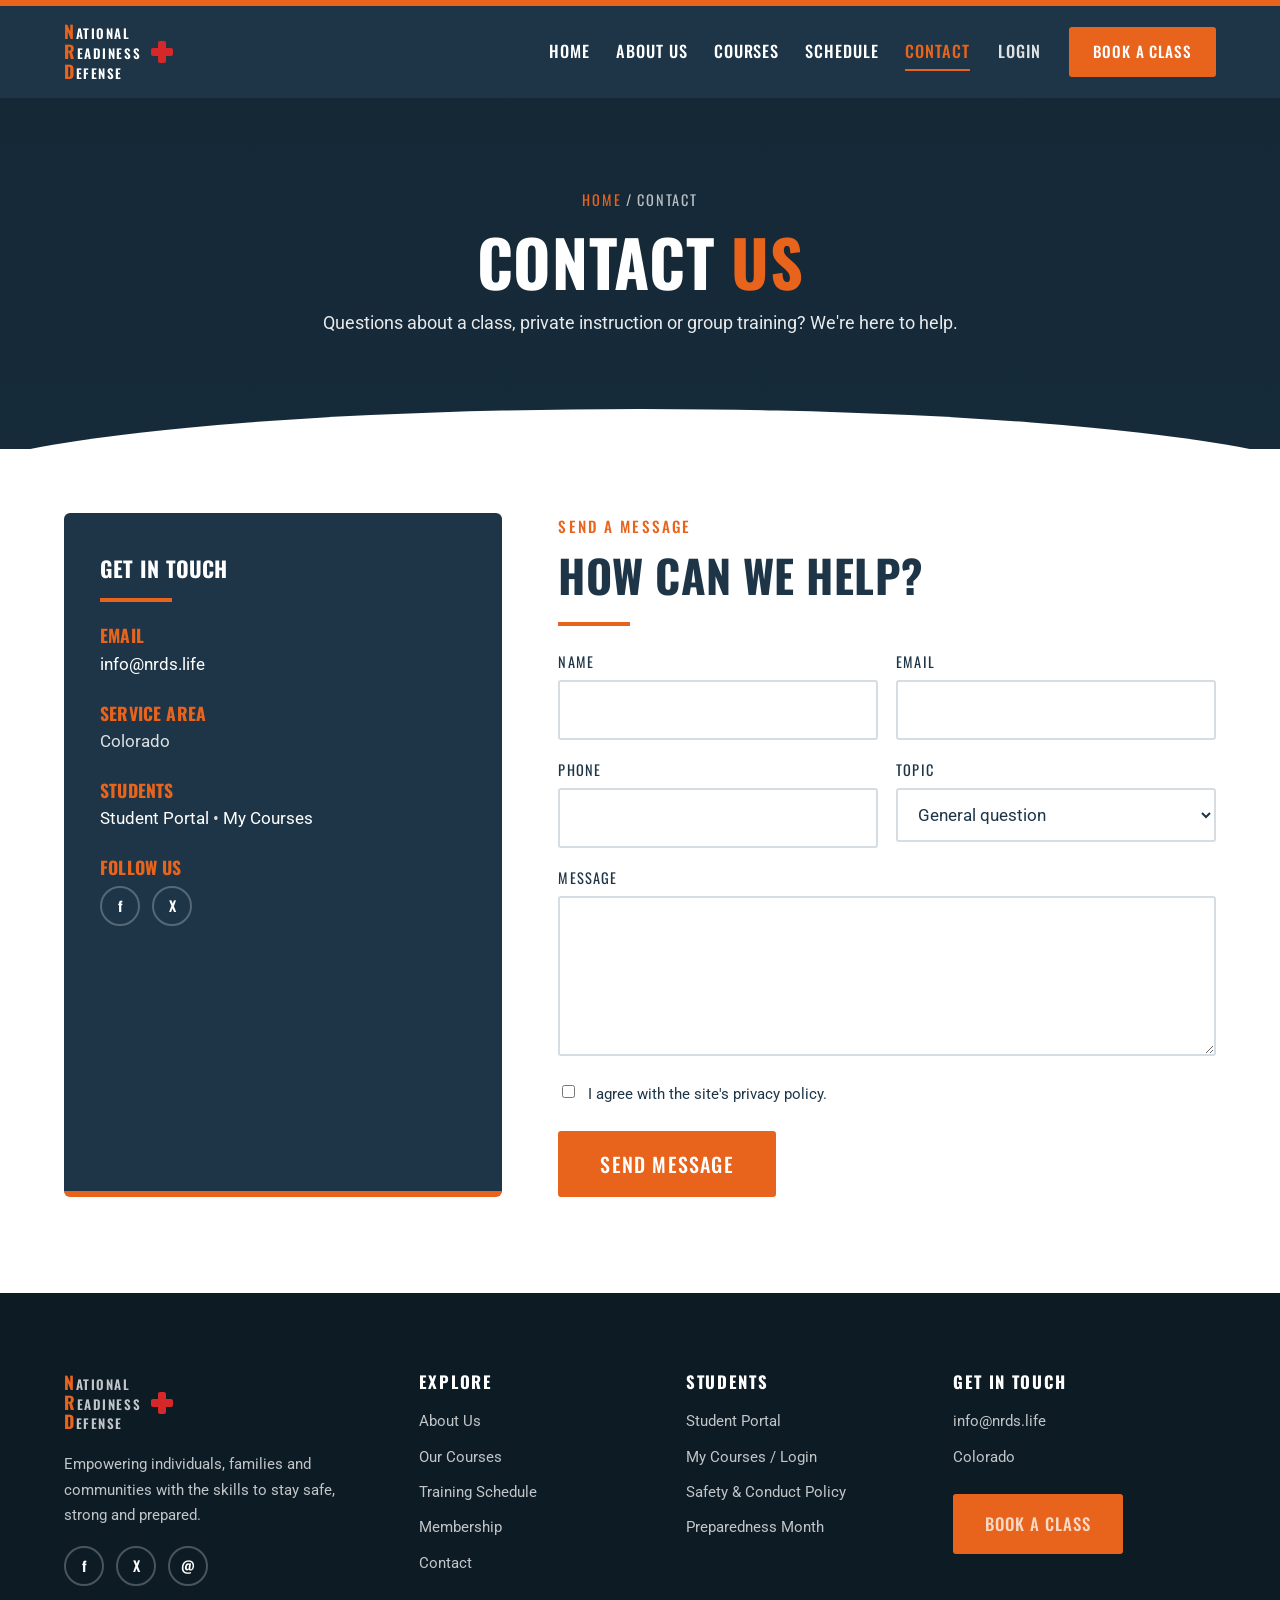
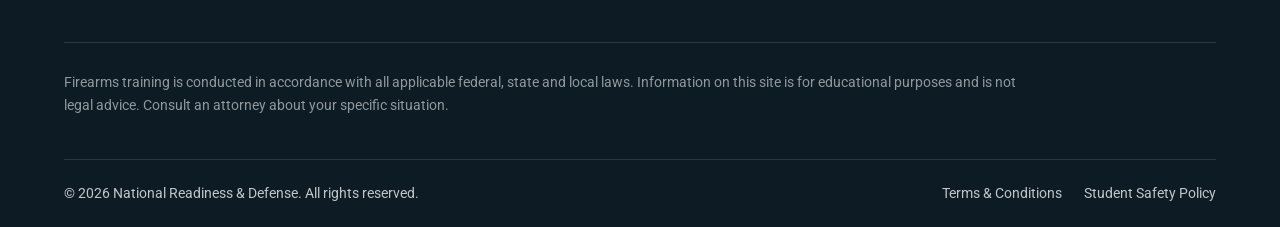
<file: nrds-site/contact.html>
<!DOCTYPE html>
<html lang="en-US">
<head>
  <meta charset="UTF-8">
  <meta name="viewport" content="width=device-width, initial-scale=1">
  <title>Contact Us | National Readiness &amp; Defense</title>
  <meta name="description" content="Contact National Readiness &amp; Defense about classes, private instruction or group training.">
  <link rel="preconnect" href="https://fonts.googleapis.com">
  <link rel="preconnect" href="https://fonts.gstatic.com" crossorigin>
  <link href="https://fonts.googleapis.com/css2?family=Oswald:wght@400;500;600;700&family=Roboto:ital,wght@0,400;0,500;0,700;1,400&display=swap" rel="stylesheet">
  <link rel="stylesheet" href="style.css">
</head>
<body class="page page-contact">

<!-- ===================== header.php START ===================== -->
<div class="nrd-topbar"></div>
<header class="nrd-header nrd-header--solid">
  <div class="nrd-container nrd-header__inner">
    <a class="nrd-logo" href="index.html" aria-label="National Readiness &amp; Defense home">
      <span class="nrd-logo__stack">
        <span><b>N</b>ational</span>
        <span><b>R</b>eadiness</span>
        <span><b>D</b>efense</span>
      </span>
      <span class="nrd-logo__cross" aria-hidden="true"></span>
    </a>
    <input type="checkbox" id="nrd-nav-toggle" class="nrd-nav-toggle">
    <label for="nrd-nav-toggle" class="nrd-nav-toggle-label" aria-label="Open menu"><span></span></label>
    <nav class="nrd-nav" aria-label="Primary">
      <ul>
        <li><a href="index.html">Home</a></li>
        <li><a href="about.html">About Us</a></li>
        <li><a href="courses.html">Courses</a></li>
        <li><a href="schedule.html">Schedule</a></li>
        <li class="current-menu-item"><a href="contact.html">Contact</a></li>
      </ul>
      <a class="nrd-nav__login" href="https://nrds.life/my-courses/">Login</a>
      <a class="nrd-btn" href="schedule.html">Book a Class</a>
    </nav>
  </div>
</header>
<!-- ===================== header.php END ======================= -->

<main id="main">

  <section class="nrd-page-hero" style="background-image:url('https://nrds.life/wp-content/uploads/2025/04/go-bag-fundamentals-2.webp');">
    <div class="nrd-container">
      <div class="nrd-breadcrumb"><a href="index.html">Home</a> / Contact</div>
      <h1>Contact <span class="nrd-accent">Us</span></h1>
      <p>Questions about a class, private instruction or group training? We're here to help.</p>
    </div>
  </section>

  <section class="nrd-section nrd-section--tight-top">
    <div class="nrd-container nrd-contact">
      <aside class="nrd-contact__info">
        <h3>Get in touch</h3>
        <hr class="nrd-rule nrd-rule--left">
        <div class="nrd-contact__item">
          <h4>Email</h4>
          <p><a href="mailto:info@nrds.life">info@nrds.life</a></p>
        </div>
        <div class="nrd-contact__item">
          <h4>Service area</h4>
          <p>Colorado</p>
        </div>
        <div class="nrd-contact__item">
          <h4>Students</h4>
          <p><a href="https://nrds.life/student-portal/">Student Portal</a> &bull; <a href="https://nrds.life/my-courses/">My Courses</a></p>
        </div>
        <div class="nrd-contact__item">
          <h4>Follow us</h4>
          <div class="nrd-social nrd-social--tight">
            <a href="https://www.facebook.com/national.readiness.defense/" aria-label="Facebook" target="_blank" rel="noopener">f</a>
            <a href="https://x.com/NRDreadydefense" aria-label="X" target="_blank" rel="noopener">X</a>
          </div>
        </div>
      </aside>

      <div>
        <span class="nrd-eyebrow">Send a message</span>
        <h2>How can we help?</h2>
        <hr class="nrd-rule nrd-rule--left">

        <!-- WP: replace this static form with your form plugin shortcode, e.g. [contact-form-7 id="123"] -->
        <form class="nrd-form" action="#" method="post">
          <div class="nrd-form__row">
            <div>
              <label for="nrd-name">Name</label>
              <input type="text" id="nrd-name" name="name" required>
            </div>
            <div>
              <label for="nrd-email">Email</label>
              <input type="email" id="nrd-email" name="email" required>
            </div>
          </div>
          <div class="nrd-form__row">
            <div>
              <label for="nrd-phone">Phone</label>
              <input type="tel" id="nrd-phone" name="phone">
            </div>
            <div>
              <label for="nrd-topic">Topic</label>
              <select id="nrd-topic" name="topic">
                <option>General question</option>
                <option>Colorado CHP course</option>
                <option>Firearms training</option>
                <option>First Aid / CPR</option>
                <option>Self defense</option>
                <option>Preparedness</option>
                <option>Private / group instruction</option>
              </select>
            </div>
          </div>
          <div>
            <label for="nrd-message">Message</label>
            <textarea id="nrd-message" name="message" required></textarea>
          </div>
          <div class="nrd-form__check">
            <input type="checkbox" id="nrd-privacy" name="privacy" required>
            <label for="nrd-privacy">I agree with the site's privacy policy.</label>
          </div>
          <div><button type="submit" class="nrd-btn nrd-btn--lg">Send Message</button></div>
        </form>
      </div>
    </div>
  </section>

</main>

<!-- ===================== footer.php START ===================== -->
<footer class="nrd-footer">
  <div class="nrd-container">
    <div class="nrd-footer__grid">
      <div>
        <a class="nrd-logo" href="index.html">
          <span class="nrd-logo__stack">
            <span><b>N</b>ational</span>
            <span><b>R</b>eadiness</span>
            <span><b>D</b>efense</span>
          </span>
          <span class="nrd-logo__cross" aria-hidden="true"></span>
        </a>
        <p>Empowering individuals, families and communities with the skills to stay safe, strong and prepared.</p>
        <div class="nrd-social">
          <a href="https://www.facebook.com/national.readiness.defense/" aria-label="Facebook" target="_blank" rel="noopener">f</a>
          <a href="https://x.com/NRDreadydefense" aria-label="X" target="_blank" rel="noopener">X</a>
          <a href="mailto:info@nrds.life" aria-label="Email">@</a>
        </div>
      </div>
      <div>
        <h4>Explore</h4>
        <ul>
          <li><a href="about.html">About Us</a></li>
          <li><a href="courses.html">Our Courses</a></li>
          <li><a href="schedule.html">Training Schedule</a></li>
          <li><a href="https://nrds.life/membership-options">Membership</a></li>
          <li><a href="contact.html">Contact</a></li>
        </ul>
      </div>
      <div>
        <h4>Students</h4>
        <ul>
          <li><a href="https://nrds.life/student-portal/">Student Portal</a></li>
          <li><a href="https://nrds.life/my-courses/">My Courses / Login</a></li>
          <li><a href="https://nrds.life/student-safety-conduct-policy/">Safety &amp; Conduct Policy</a></li>
          <li><a href="https://nrds.life/national-preparedness-month/">Preparedness Month</a></li>
        </ul>
      </div>
      <div>
        <h4>Get in touch</h4>
        <ul>
          <li><a href="mailto:info@nrds.life">info@nrds.life</a></li>
          <li>Colorado</li>
        </ul>
        <a class="nrd-btn nrd-footer__cta" href="schedule.html">Book a Class</a>
      </div>
    </div>
    <div class="nrd-footer__legal">
      <p>Firearms training is conducted in accordance with all applicable federal, state and local laws. Information on this site is for educational purposes and is not legal advice. Consult an attorney about your specific situation.</p>
    </div>
    <div class="nrd-footer__bottom">
      <span>&copy; 2026 National Readiness &amp; Defense. All rights reserved.</span>
      <ul>
        <li><a href="https://nrds.life/terms-and-conditions/">Terms &amp; Conditions</a></li>
        <li><a href="https://nrds.life/student-safety-conduct-policy/">Student Safety Policy</a></li>
      </ul>
    </div>
  </div>
</footer>
<!-- ===================== footer.php END ======================= -->

</body>
</html>
</file>
<file: prototype/css/main.css>
/* ==========================================================================
   Concealed 1791 — homepage prototype
   Uses the NRDS theme v2 tokens (navy / orange, Oswald / Roboto) and the
   knife-edge button shape from assets/css/button.css.
   All classes are prefixed "c17-" so this can be dropped into the theme
   without colliding with the existing .nrd-* header/nav rules.
   ========================================================================== */

:root {
  --c17-navy:        #1d3547;
  --c17-navy-dark:   #132634;
  --c17-navy-deep:   #0d1b25;
  --c17-orange:      #e8641c;
  --c17-orange-dark: #c9520f;
  --c17-orange-soft: #fdeee5;
  --c17-cream:       #f7f3ee;
  --c17-gray-100:    #f4f6f8;
  --c17-gray-300:    #d5dce2;
  --c17-gray-600:    #5b6b78;
  --c17-white:       #ffffff;
  --c17-text:        #1d3547;
  --c17-green:       #2e9e5b;

  --c17-font-head: "Oswald", "Arial Narrow", sans-serif;
  --c17-font-body: "Roboto", Arial, sans-serif;

  --c17-max:     1200px;
  --c17-gutter:  24px;
  --c17-radius:  6px;
  --c17-shadow:  0 10px 30px rgba(13, 27, 37, .12);
  --c17-shadow-lg: 0 24px 60px rgba(13, 27, 37, .22);
  --c17-header-h: 84px;
  --c17-cut: 12px;
}

/* ---------- Base ---------- */
*, *::before, *::after { box-sizing: border-box; }
html { scroll-behavior: smooth; scroll-padding-top: calc(var(--c17-header-h) + 16px); }
@media (prefers-reduced-motion: reduce) { html { scroll-behavior: auto; } }

body.c17 {
  margin: 0;
  font-family: var(--c17-font-body);
  font-size: 1rem;
  line-height: 1.65;
  color: var(--c17-text);
  background: var(--c17-white);
  -webkit-font-smoothing: antialiased;
}
.c17 img { max-width: 100%; height: auto; display: block; }
:where(.c17) a { color: inherit; } /* zero specificity so component colours win */
.c17 h1, .c17 h2, .c17 h3 {
  font-family: var(--c17-font-head);
  font-weight: 600;
  line-height: 1.1;
  letter-spacing: .01em;
  text-transform: uppercase;
  margin: 0 0 .5em;
}
.c17 p { margin: 0 0 1em; }

.c17-container { width: 100%; max-width: var(--c17-max); margin: 0 auto; padding: 0 var(--c17-gutter); }
.c17-i { width: 1.1em; height: 1.1em; flex: none; vertical-align: -.15em; }
.c17-flip { transform: scaleX(-1); }
.c17-center { text-align: center; margin-top: 2.5rem; }
.c17-sr { position: absolute; width: 1px; height: 1px; overflow: hidden; clip: rect(0 0 0 0); white-space: nowrap; }

.c17-skip {
  position: absolute; left: 16px; top: -60px; z-index: 1000;
  background: var(--c17-orange); color: #fff; padding: 10px 16px; font-weight: 700;
}
.c17-skip:focus { top: 12px; }

.c17 :focus-visible { outline: 3px solid var(--c17-orange); outline-offset: 3px; }

/* ---------- Buttons (knife-edge) ---------- */
.c17-btn {
  --cut: var(--c17-cut);
  display: inline-flex; align-items: center; justify-content: center; gap: .55em;
  font-family: var(--c17-font-head);
  font-size: 1rem; font-weight: 500; letter-spacing: .08em; text-transform: uppercase;
  line-height: 1.2; text-decoration: none; text-align: center;
  padding: 15px 30px;
  border: 2px solid var(--c17-orange);
  background: var(--c17-orange); color: var(--c17-white);
  cursor: pointer;
  clip-path: polygon(var(--cut) 0, 100% 0, 100% calc(100% - var(--cut)), calc(100% - var(--cut)) 100%, 0 100%, 0 var(--cut));
  transition: background .2s, color .2s, border-color .2s, transform .2s;
}
.c17-btn:hover { background: var(--c17-orange-dark); border-color: var(--c17-orange-dark); transform: translateY(-2px); }
.c17-btn--sm { --cut: 9px; padding: 10px 20px; font-size: .92rem; }
.c17-btn--block { display: flex; width: 100%; }
.c17-btn--navy { background: var(--c17-navy); border-color: var(--c17-navy); }
.c17-btn--navy:hover { background: var(--c17-navy-deep); border-color: var(--c17-navy-deep); }
/* outline buttons keep square corners so the border stays unbroken */
.c17-btn--outline { background: transparent; color: var(--c17-navy); border-color: var(--c17-navy); clip-path: none; }
.c17-btn--outline:hover { background: var(--c17-navy); color: var(--c17-white); border-color: var(--c17-navy); }
.c17-btn--ghost { background: transparent; color: var(--c17-white); border-color: rgba(255,255,255,.7); clip-path: none; }
.c17-btn--ghost:hover { background: var(--c17-white); color: var(--c17-navy); border-color: var(--c17-white); }

.c17-link {
  display: inline-flex; align-items: center; gap: .4em;
  font-family: var(--c17-font-head); font-weight: 500; letter-spacing: .06em; text-transform: uppercase;
  color: var(--c17-orange); text-decoration: none;
}
.c17-link .c17-i { transition: transform .2s; }
.c17-link:hover .c17-i { transform: translateX(4px); }

/* ---------- Announcement bar ---------- */
.c17-announce { background: var(--c17-orange); color: var(--c17-white); font-size: .92rem; }
.c17-announce__inner { display: flex; align-items: center; justify-content: center; gap: 12px; min-height: 42px; position: relative; padding-right: 48px; }
.c17-announce p { margin: 0; text-align: center; }
.c17-announce a { font-weight: 700; text-decoration: underline; text-underline-offset: 3px; white-space: nowrap; }
.c17-announce__close {
  position: absolute; right: var(--c17-gutter); top: 50%; transform: translateY(-50%);
  background: none; border: 0; color: inherit; cursor: pointer; padding: 6px; display: flex;
}
.c17-announce.is-hidden { display: none; }

/* ---------- Header ---------- */
.c17-header {
  position: sticky; top: 0; z-index: 100;
  background: var(--c17-white);
  border-bottom: 1px solid transparent;
  transition: box-shadow .25s, border-color .25s;
}
.c17-header.is-scrolled { box-shadow: 0 6px 24px rgba(13,27,37,.1); border-bottom-color: var(--c17-gray-300); }
.c17-header__inner { display: flex; align-items: center; justify-content: space-between; gap: 24px; min-height: var(--c17-header-h); transition: min-height .25s; }
.c17-header.is-scrolled .c17-header__inner { min-height: 68px; }

.c17-logo { display: inline-flex; align-items: center; gap: 12px; text-decoration: none; color: var(--c17-navy); }
.c17-logo__mark {
  width: 46px; height: 46px; display: grid; place-items: center;
  background: var(--c17-navy); color: var(--c17-orange);
  clip-path: polygon(10px 0, 100% 0, 100% calc(100% - 10px), calc(100% - 10px) 100%, 0 100%, 0 10px);
}
.c17-logo__mark .c17-i { width: 26px; height: 26px; }
.c17-logo__text { font-family: var(--c17-font-head); font-size: 1.45rem; font-weight: 600; text-transform: uppercase; line-height: 1; letter-spacing: .03em; }
.c17-logo__text b { color: var(--c17-orange); font-weight: 700; margin-left: .15em; }
.c17-logo__text small { display: block; font-family: var(--c17-font-body); font-size: .68rem; font-weight: 500; letter-spacing: .18em; color: var(--c17-gray-600); margin-top: 4px; }
.c17-logo--light { color: var(--c17-white); }
.c17-logo--light .c17-logo__mark { background: var(--c17-orange); color: var(--c17-white); }
.c17-logo--light small { color: rgba(255,255,255,.65); }

.c17-nav { display: flex; align-items: center; gap: clamp(18px, 2.4vw, 32px); }
.c17-nav .c17-btn { white-space: nowrap; }
.c17-nav__menu { list-style: none; display: flex; gap: clamp(16px, 1.8vw, 26px); margin: 0; padding: 0; }
.c17-nav__menu a {
  font-family: var(--c17-font-head); font-size: 1rem; font-weight: 500; letter-spacing: .06em; text-transform: uppercase;
  text-decoration: none; padding: 6px 0; border-bottom: 2px solid transparent; transition: color .2s, border-color .2s;
  white-space: nowrap;
}
.c17-nav__menu a:hover, .c17-nav__menu a.is-current { color: var(--c17-orange); border-bottom-color: var(--c17-orange); }
.c17-nav__actions { display: flex; align-items: center; gap: 18px; }
.c17-nav__phone { display: inline-flex; align-items: center; gap: 6px; font-weight: 700; text-decoration: none; white-space: nowrap; }
.c17-nav__phone .c17-i { color: var(--c17-orange); }

.c17-burger {
  display: none; width: 48px; height: 48px; border: 0; cursor: pointer; position: relative;
  background: var(--c17-orange);
  clip-path: polygon(9px 0, 100% 0, 100% calc(100% - 9px), calc(100% - 9px) 100%, 0 100%, 0 9px);
}
.c17-burger span, .c17-burger span::before, .c17-burger span::after {
  position: absolute; left: 13px; width: 22px; height: 2px; background: var(--c17-white); content: "";
  transition: transform .25s, top .25s, opacity .25s;
}
.c17-burger span { top: 23px; }
.c17-burger span::before { left: 0; top: -7px; }
.c17-burger span::after { left: 0; top: 7px; }
.c17-burger[aria-expanded="true"] span { background: transparent; }
.c17-burger[aria-expanded="true"] span::before { top: 0; transform: rotate(45deg); }
.c17-burger[aria-expanded="true"] span::after { top: 0; transform: rotate(-45deg); }

/* ---------- Hero ---------- */
.c17-hero {
  position: relative; overflow: hidden; color: var(--c17-white);
  background: var(--c17-navy-deep);
  padding: clamp(56px, 8vw, 110px) 0 clamp(64px, 9vw, 120px);
}
.c17-hero__bg {
  position: absolute; inset: 0; z-index: 0;
  /* Swap the first layer for a real photo: url("../img/hero.jpg") center/cover */
  background:
    linear-gradient(100deg, rgba(13,27,37,.97) 0%, rgba(13,27,37,.88) 45%, rgba(29,53,71,.55) 100%),
    radial-gradient(circle at 80% 30%, rgba(232,100,28,.35), transparent 45%),
    repeating-linear-gradient(135deg, rgba(255,255,255,.03) 0 2px, transparent 2px 14px),
    var(--c17-navy);
}
.c17-hero__bg::after {
  content: ""; position: absolute; right: -8%; bottom: -30%; width: 60vw; max-width: 760px; aspect-ratio: 1;
  border: 2px solid rgba(232,100,28,.18); border-radius: 50%;
  box-shadow: 0 0 0 60px rgba(232,100,28,.05), 0 0 0 140px rgba(232,100,28,.03);
}
.c17-hero__grid { position: relative; z-index: 1; display: grid; grid-template-columns: 1.25fr 1fr; gap: clamp(32px, 5vw, 72px); align-items: center; }

.c17-eyebrow {
  display: inline-flex; align-items: center; gap: 8px;
  font-family: var(--c17-font-head); font-size: .9rem; letter-spacing: .16em; text-transform: uppercase;
  color: var(--c17-orange); background: rgba(232,100,28,.12); border: 1px solid rgba(232,100,28,.35);
  padding: 6px 14px; margin-bottom: 22px;
}
.c17-hero h1 { font-size: clamp(2.6rem, 6.2vw, 4.7rem); font-weight: 700; margin-bottom: 22px; }
.c17-hero h1 span { color: var(--c17-orange); }
.c17-hero__lead { font-size: clamp(1.05rem, 1.5vw, 1.2rem); color: rgba(255,255,255,.82); max-width: 560px; margin-bottom: 30px; }
.c17-hero__ctas { display: flex; flex-wrap: wrap; gap: 14px; margin-bottom: 28px; }
.c17-hero__checks { list-style: none; margin: 0; padding: 0; display: flex; flex-wrap: wrap; gap: 10px 24px; font-size: .95rem; color: rgba(255,255,255,.88); }
.c17-hero__checks li { display: flex; align-items: center; gap: 8px; }
.c17-hero__checks .c17-i { color: var(--c17-orange); }

/* Path chooser card */
.c17-chooser {
  background: var(--c17-white); color: var(--c17-text);
  padding: 30px; box-shadow: var(--c17-shadow-lg);
  border-top: 5px solid var(--c17-orange);
  clip-path: polygon(0 0, 100% 0, 100% calc(100% - 22px), calc(100% - 22px) 100%, 0 100%);
}
.c17-chooser__title { font-size: 1.7rem; margin-bottom: 4px; }
.c17-chooser__sub { color: var(--c17-gray-600); margin-bottom: 18px; }
.c17-chooser__opts { display: grid; grid-template-columns: 1fr 1fr; gap: 10px; margin-bottom: 20px; }
.c17-chooser__opt {
  display: flex; flex-direction: column; align-items: flex-start; gap: 8px;
  padding: 14px; text-align: left; cursor: pointer;
  font: 500 .95rem/1.25 var(--c17-font-body); color: var(--c17-navy);
  background: var(--c17-gray-100); border: 2px solid transparent; border-radius: var(--c17-radius);
  transition: border-color .2s, background .2s, transform .2s;
}
.c17-chooser__opt .c17-i { width: 26px; height: 26px; color: var(--c17-gray-600); transition: color .2s; }
.c17-chooser__opt:hover { border-color: var(--c17-gray-300); transform: translateY(-2px); }
.c17-chooser__opt.is-active { background: var(--c17-orange-soft); border-color: var(--c17-orange); }
.c17-chooser__opt.is-active .c17-i { color: var(--c17-orange); }
.c17-chooser__result { border-top: 1px dashed var(--c17-gray-300); padding-top: 18px; }
.c17-chooser__result h3 { font-size: 1.2rem; margin-bottom: 6px; }
.c17-chooser__result p { color: var(--c17-gray-600); font-size: .95rem; min-height: 3.2em; }
.c17-chooser__result.is-swapping { animation: c17-fade .35s ease; }
@keyframes c17-fade { from { opacity: 0; transform: translateY(6px); } to { opacity: 1; transform: none; } }

/* ---------- Trust bar ---------- */
.c17-trust { background: var(--c17-navy); color: var(--c17-white); border-bottom: 4px solid var(--c17-orange); }
.c17-trust__grid { display: grid; grid-template-columns: repeat(4, 1fr); }
.c17-trust__item { display: flex; align-items: center; gap: 14px; padding: 26px 20px; border-right: 1px solid rgba(255,255,255,.1); }
.c17-trust__item:last-child { border-right: 0; }
.c17-trust__item > .c17-i { width: 36px; height: 36px; color: var(--c17-orange); }
.c17-trust__item strong { display: block; font-family: var(--c17-font-head); font-size: 1.35rem; font-weight: 600; text-transform: uppercase; line-height: 1.1; }
.c17-trust__item span { font-size: .88rem; color: rgba(255,255,255,.72); }
.c17-trust__item strong span { font-size: inherit; color: inherit; }

/* ---------- Sections ---------- */
.c17-section { padding: clamp(64px, 9vw, 110px) 0; }
.c17-section--alt { background: var(--c17-cream); }
.c17-section--dark { background: var(--c17-navy-deep); color: var(--c17-white); }
.c17-section__head { text-align: center; max-width: 720px; margin: 0 auto clamp(36px, 5vw, 56px); }
.c17-section__head h2 { font-size: clamp(2rem, 4.2vw, 3.1rem); }
.c17-section__head h2 span { color: var(--c17-orange); }
.c17-section__head p:not(.c17-kicker) { color: var(--c17-gray-600); font-size: 1.08rem; }
.c17-section__head--light p:not(.c17-kicker) { color: rgba(255,255,255,.75); }
.c17-section__head--left { text-align: left; margin: 0; }
.c17-section__head--row { display: flex; align-items: flex-end; justify-content: space-between; gap: 24px; text-align: left; max-width: none; }
.c17-section__head--row h2 { margin-bottom: 0; }
.c17-kicker {
  display: inline-flex; align-items: center; gap: 10px;
  font-family: var(--c17-font-head); font-size: .9rem; font-weight: 500; letter-spacing: .2em; text-transform: uppercase;
  color: var(--c17-orange); margin-bottom: 12px;
}
.c17-kicker::before { content: ""; width: 28px; height: 3px; background: currentColor; }

/* ---------- Pillars ---------- */
.c17-pillars__grid { display: grid; grid-template-columns: repeat(3, 1fr); gap: 24px; }
.c17-pillar {
  position: relative; padding: 38px 32px 32px; background: var(--c17-white);
  border: 1px solid var(--c17-gray-300); border-radius: var(--c17-radius);
  transition: transform .25s, box-shadow .25s, border-color .25s;
}
.c17-pillar::before { content: ""; position: absolute; left: 0; top: 0; height: 4px; width: 0; background: var(--c17-orange); transition: width .35s; }
.c17-pillar:hover { transform: translateY(-6px); box-shadow: var(--c17-shadow); border-color: transparent; }
.c17-pillar:hover::before { width: 100%; }
.c17-pillar__num { position: absolute; right: 26px; top: 18px; font-family: var(--c17-font-head); font-size: 3.4rem; font-weight: 700; line-height: 1; color: var(--c17-gray-100); }
.c17-pillar__icon { width: 52px; height: 52px; color: var(--c17-orange); margin-bottom: 18px; position: relative; }
.c17-pillar h3 { font-size: 1.6rem; }
.c17-pillar p { color: var(--c17-gray-600); }

/* ---------- Classes / plans ---------- */
.c17-tabs { display: flex; justify-content: center; gap: 6px; margin: 0 auto 40px; padding: 6px; background: var(--c17-white); border-radius: 999px; width: fit-content; box-shadow: 0 2px 10px rgba(13,27,37,.06); }
.c17-tab {
  font: 500 .95rem/1 var(--c17-font-head); letter-spacing: .08em; text-transform: uppercase;
  border: 0; background: transparent; color: var(--c17-navy); padding: 12px 22px; border-radius: 999px; cursor: pointer;
  transition: background .2s, color .2s;
}
.c17-tab:hover { background: var(--c17-gray-100); }
.c17-tab.is-active { background: var(--c17-navy); color: var(--c17-white); }

.c17-plans { display: grid; grid-template-columns: repeat(4, 1fr); gap: 20px; align-items: stretch; }
.c17-plan {
  position: relative; display: flex; flex-direction: column;
  background: var(--c17-white); padding: 30px 26px; border-radius: var(--c17-radius);
  border: 1px solid var(--c17-gray-300);
  transition: transform .25s, box-shadow .25s, opacity .3s;
}
.c17-plan:hover { transform: translateY(-6px); box-shadow: var(--c17-shadow); }
.c17-plan.is-hidden { display: none; }
.c17-plan--featured { background: var(--c17-navy); color: var(--c17-white); border-color: var(--c17-navy); box-shadow: var(--c17-shadow-lg); transform: translateY(-12px); }
.c17-plan--featured:hover { transform: translateY(-16px); }
.c17-plan__badge {
  position: absolute; top: -14px; left: 50%; transform: translateX(-50%);
  background: var(--c17-orange); color: var(--c17-white);
  font: 600 .8rem/1 var(--c17-font-head); letter-spacing: .14em; text-transform: uppercase;
  padding: 8px 16px; white-space: nowrap;
  clip-path: polygon(8px 0, 100% 0, calc(100% - 8px) 100%, 0 100%);
}
.c17-plan__tag { display: inline-flex; align-items: center; gap: 6px; font-size: .8rem; font-weight: 700; letter-spacing: .12em; text-transform: uppercase; color: var(--c17-orange); margin-bottom: 10px; }
.c17-plan h3 { font-size: 1.45rem; margin-bottom: 6px; }
.c17-plan__desc { font-size: .95rem; color: var(--c17-gray-600); min-height: 3em; }
.c17-plan--featured .c17-plan__desc { color: rgba(255,255,255,.72); }
.c17-plan__price { font-family: var(--c17-font-head); font-size: 3.2rem; font-weight: 700; line-height: 1; margin: 6px 0 22px; padding-bottom: 20px; border-bottom: 1px solid var(--c17-gray-300); }
.c17-plan--featured .c17-plan__price { border-bottom-color: rgba(255,255,255,.15); }
.c17-plan__price sup { font-size: .45em; vertical-align: top; position: relative; top: .35em; margin-right: 2px; }
.c17-plan__price small { font-family: var(--c17-font-body); font-size: .85rem; font-weight: 400; color: var(--c17-gray-600); margin-left: 4px; }
.c17-plan__price small:first-child { display: block; margin: 0 0 6px; }
.c17-plan--featured .c17-plan__price small { color: rgba(255,255,255,.65); }
.c17-plan__list { list-style: none; margin: 0 0 26px; padding: 0; flex: 1; }
.c17-plan__list li { display: flex; gap: 10px; align-items: flex-start; padding: 6px 0; font-size: .95rem; }
.c17-plan__list .c17-i { color: var(--c17-green); margin-top: .2em; }
.c17-plan--featured .c17-plan__list .c17-i { color: var(--c17-orange); }
.c17-plan--featured .c17-btn--outline { color: var(--c17-white); border-color: var(--c17-white); }
.c17-note { text-align: center; font-size: .88rem; color: var(--c17-gray-600); margin: 34px 0 0; }

/* ---------- Steps ---------- */
.c17-steps__list { list-style: none; margin: 0; padding: 0; display: grid; grid-template-columns: repeat(4, 1fr); gap: 28px; counter-reset: step; position: relative; }
.c17-steps__list::before { content: ""; position: absolute; top: 36px; left: 12%; right: 12%; border-top: 2px dashed var(--c17-gray-300); }
.c17-step { position: relative; text-align: center; counter-increment: step; }
.c17-step__icon {
  position: relative; display: grid; place-items: center; width: 72px; height: 72px; margin: 0 auto 20px;
  background: var(--c17-white); color: var(--c17-orange); border: 2px solid var(--c17-orange); border-radius: 50%;
}
.c17-step__icon .c17-i { width: 30px; height: 30px; }
.c17-step__icon::after {
  content: counter(step); position: absolute; top: -6px; right: -6px; width: 26px; height: 26px; border-radius: 50%;
  display: grid; place-items: center; background: var(--c17-navy); color: var(--c17-white);
  font: 600 .85rem/1 var(--c17-font-head);
}
.c17-step h3 { font-size: 1.3rem; }
.c17-step p { color: var(--c17-gray-600); font-size: .97rem; max-width: 260px; margin: 0 auto; }

/* ---------- Comparison table ---------- */
.c17-table-wrap { max-width: 900px; margin: 0 auto; overflow-x: auto; -webkit-overflow-scrolling: touch; }
.c17-table { width: 100%; border-collapse: collapse; min-width: 540px; }
.c17-table th, .c17-table td { padding: 18px 20px; text-align: center; border-bottom: 1px solid rgba(255,255,255,.1); }
.c17-table thead th { font-family: var(--c17-font-head); font-size: 1.05rem; font-weight: 500; letter-spacing: .08em; text-transform: uppercase; color: rgba(255,255,255,.7); }
.c17-table tbody th { text-align: left; font-weight: 500; }
.c17-table thead th:first-child { text-align: left; }
.c17-table .c17-table__us { background: rgba(232,100,28,.1); }
.c17-table thead .c17-table__us { background: var(--c17-orange); color: var(--c17-white); }
.c17-yes { width: 24px; height: 24px; color: var(--c17-orange); }
.c17-no { width: 18px; height: 18px; color: rgba(255,255,255,.35); }
.c17-maybe { font-size: .88rem; color: rgba(255,255,255,.55); }

/* ---------- Shop split ---------- */
.c17-split { display: grid; grid-template-columns: 1fr 1fr; gap: clamp(32px, 6vw, 80px); align-items: center; }
.c17-split__copy h2 { font-size: clamp(2rem, 4vw, 2.9rem); }
.c17-split__copy h2 span { color: var(--c17-orange); }
.c17-split__copy > p { color: var(--c17-gray-600); font-size: 1.05rem; }
.c17-media {
  position: relative; aspect-ratio: 4 / 3.4; border-radius: var(--c17-radius); overflow: hidden;
  /* Replace with a real photo: background: url("../img/store.jpg") center/cover; */
  background:
    linear-gradient(160deg, rgba(29,53,71,.25), rgba(13,27,37,.85)),
    repeating-linear-gradient(90deg, #2a4a60 0 38px, #24425a 38px 40px),
    var(--c17-navy);
  box-shadow: var(--c17-shadow-lg);
}
.c17-media::before { content: ""; position: absolute; inset: 18px; border: 2px solid rgba(255,255,255,.14); }
.c17-media__stat {
  position: absolute; left: 0; bottom: 28px; background: var(--c17-orange); color: var(--c17-white);
  padding: 16px 26px; font-size: .95rem; text-transform: uppercase; letter-spacing: .08em;
  clip-path: polygon(0 0, 100% 0, calc(100% - 16px) 100%, 0 100%);
}
.c17-media__stat strong { display: block; font-family: var(--c17-font-head); font-size: 2.4rem; line-height: 1; letter-spacing: 0; }
.c17-ticks { list-style: none; margin: 0 0 30px; padding: 0; display: grid; grid-template-columns: 1fr 1fr; gap: 10px 20px; }
.c17-ticks li { display: flex; gap: 10px; align-items: flex-start; font-weight: 500; font-size: .97rem; }
.c17-ticks .c17-i { color: var(--c17-orange); margin-top: .2em; }

/* ---------- Reviews slider ---------- */
.c17-slider-nav { display: flex; gap: 10px; }
.c17-slider-btn {
  width: 50px; height: 50px; display: grid; place-items: center; cursor: pointer;
  background: var(--c17-white); color: var(--c17-navy); border: 2px solid var(--c17-navy); border-radius: 50%;
  transition: background .2s, color .2s;
}
.c17-slider-btn:hover { background: var(--c17-navy); color: var(--c17-white); }
.c17-slider {
  display: grid; grid-auto-flow: column; grid-auto-columns: calc((100% - 48px) / 3); gap: 24px;
  overflow-x: auto; scroll-snap-type: x mandatory; scroll-behavior: smooth; padding: 6px 2px 18px;
  scrollbar-width: none;
}
.c17-slider::-webkit-scrollbar { display: none; }
.c17-review {
  scroll-snap-align: start; margin: 0; padding: 32px 28px; background: var(--c17-white);
  border-radius: var(--c17-radius); box-shadow: 0 4px 18px rgba(13,27,37,.07); position: relative;
  display: flex; flex-direction: column;
}
.c17-review::after { content: "\201C"; position: absolute; right: 24px; top: 4px; font: 700 5rem/1 Georgia, serif; color: var(--c17-orange-soft); }
.c17-stars { display: flex; gap: 2px; color: var(--c17-orange); margin-bottom: 14px; }
.c17-review blockquote { margin: 0 0 22px; font-size: 1.02rem; flex: 1; position: relative; z-index: 1; }
.c17-review figcaption { font-size: .88rem; color: var(--c17-gray-600); border-top: 1px solid var(--c17-gray-300); padding-top: 14px; }
.c17-review figcaption strong { display: block; font-family: var(--c17-font-head); font-size: 1.05rem; font-weight: 500; letter-spacing: .04em; text-transform: uppercase; color: var(--c17-navy); }

/* ---------- FAQ ---------- */
.c17-faq__grid { display: grid; grid-template-columns: 1fr 1.6fr; gap: clamp(32px, 6vw, 80px); align-items: start; }
.c17-faq__grid .c17-section__head { position: sticky; top: calc(var(--c17-header-h) + 24px); }
.c17-acc { border-bottom: 1px solid var(--c17-gray-300); }
.c17-acc:first-child { border-top: 1px solid var(--c17-gray-300); }
.c17-acc summary {
  list-style: none; cursor: pointer; display: flex; justify-content: space-between; align-items: center; gap: 20px;
  padding: 22px 0; font-family: var(--c17-font-head); font-size: 1.2rem; font-weight: 500; letter-spacing: .02em;
  transition: color .2s;
}
.c17-acc summary::-webkit-details-marker { display: none; }
.c17-acc summary::after {
  content: "+"; flex: none; width: 34px; height: 34px; display: grid; place-items: center;
  font: 400 1.5rem/1 var(--c17-font-body); color: var(--c17-orange); border: 2px solid var(--c17-orange); border-radius: 50%;
  transition: transform .25s, background .25s, color .25s;
}
.c17-acc[open] summary::after { transform: rotate(45deg); background: var(--c17-orange); color: var(--c17-white); }
.c17-acc summary:hover { color: var(--c17-orange); }
.c17-acc__body { padding: 0 50px 22px 0; color: var(--c17-gray-600); }
.c17-acc__body p:last-child { margin-bottom: 0; }

/* ---------- Final CTA ---------- */
.c17-cta { background: var(--c17-orange); color: var(--c17-white); padding: clamp(48px, 6vw, 72px) 0; position: relative; overflow: hidden; }
.c17-cta::before { content: ""; position: absolute; inset: 0; background: repeating-linear-gradient(135deg, rgba(255,255,255,.06) 0 2px, transparent 2px 16px); }
.c17-cta__inner { position: relative; display: flex; align-items: center; justify-content: space-between; gap: 32px; flex-wrap: wrap; }
.c17-cta h2 { font-size: clamp(1.9rem, 4vw, 2.8rem); margin-bottom: 6px; }
.c17-cta p { margin: 0; font-size: 1.1rem; opacity: .92; }
.c17-cta__btns { display: flex; gap: 14px; flex-wrap: wrap; }

/* ---------- Footer ---------- */
.c17-footer { background: var(--c17-navy-deep); color: rgba(255,255,255,.75); padding-top: clamp(56px, 7vw, 84px); font-size: .95rem; }
.c17-footer__cols { display: grid; grid-template-columns: 1.5fr 1fr 1fr 1.2fr; gap: 40px; padding-bottom: 56px; }
.c17-footer h2 { font-size: 1.1rem; letter-spacing: .12em; color: var(--c17-white); margin-bottom: 18px; padding-bottom: 12px; position: relative; }
.c17-footer h2::after { content: ""; position: absolute; left: 0; bottom: 0; width: 32px; height: 3px; background: var(--c17-orange); }
.c17-footer ul { list-style: none; margin: 0; padding: 0; }
.c17-footer__col li { padding: 5px 0; }
.c17-footer a { text-decoration: none; transition: color .2s; }
.c17-footer a:hover { color: var(--c17-orange); }
.c17-footer__brand p { margin: 20px 0; max-width: 320px; }
.c17-social { display: flex; gap: 10px; }
.c17-social a { width: 40px; height: 40px; display: grid; place-items: center; border: 1px solid rgba(255,255,255,.2); border-radius: 50%; color: var(--c17-white); }
.c17-social a:hover { background: var(--c17-orange); border-color: var(--c17-orange); color: var(--c17-white); }
.c17-social li { padding: 0; }
.c17-contact li { display: flex; gap: 12px; align-items: flex-start; padding: 7px 0; }
.c17-contact .c17-i { color: var(--c17-orange); margin-top: .25em; }
.c17-footer__bar { border-top: 1px solid rgba(255,255,255,.1); padding: 20px 0; font-size: .85rem; }
.c17-footer__bar-inner { display: flex; justify-content: space-between; align-items: center; gap: 16px; flex-wrap: wrap; }
.c17-footer__bar p { margin: 0; }
.c17-footer__bar ul { display: flex; gap: 22px; }

/* ---------- Mobile action bar ---------- */
.c17-mobilebar { display: none; }

/* ---------- Reveal on scroll ---------- */
.c17-js .c17-reveal { opacity: 0; transform: translateY(24px); transition: opacity .6s ease, transform .6s ease; }
.c17-js .c17-reveal.is-visible { opacity: 1; transform: none; }
.c17-js .c17-plan--featured.c17-reveal.is-visible { transform: translateY(-12px); }
@media (prefers-reduced-motion: reduce) {
  .c17-js .c17-reveal { opacity: 1; transform: none; transition: none; }
  .c17 *, .c17 *::before, .c17 *::after { transition-duration: .01ms !important; animation-duration: .01ms !important; }
}

/* ==========================================================================
   Responsive
   ========================================================================== */
@media (max-width: 1360px) {
  .c17-nav__phone { display: none; }
}

@media (max-width: 1100px) {
  .c17-plans { grid-template-columns: repeat(2, 1fr); row-gap: 32px; }
  .c17-plan--featured, .c17-js .c17-plan--featured.c17-reveal.is-visible { transform: none; }
  .c17-plan--featured:hover { transform: translateY(-6px); }
  .c17-nav__phone { display: none; }
}

@media (max-width: 960px) {
  :root { --c17-header-h: 72px; }
  .c17-burger { display: block; }
  .c17-nav {
    position: fixed; left: 0; right: 0; top: var(--c17-nav-top, var(--c17-header-h)); bottom: 0;
    flex-direction: column; align-items: stretch; gap: 0;
    background: var(--c17-white); padding: 16px var(--c17-gutter) 32px; overflow-y: auto;
    transform: translateX(100%); visibility: hidden; transition: transform .3s ease, visibility 0s linear .3s;
  }
  .c17-nav.is-open { transform: none; visibility: visible; transition: transform .3s ease; }
  .c17-nav__menu { flex-direction: column; gap: 0; }
  .c17-nav__menu a { display: block; padding: 16px 0; font-size: 1.25rem; border-bottom: 1px solid var(--c17-gray-300); }
  .c17-nav__menu a:hover { border-bottom-color: var(--c17-gray-300); }
  .c17-nav__actions { flex-direction: column; align-items: stretch; gap: 14px; margin-top: 24px; }
  .c17-nav__phone { display: flex; justify-content: center; padding: 12px; border: 2px solid var(--c17-navy); }
  .c17-nav__actions .c17-btn { padding: 15px; font-size: 1rem; }
  body.c17-nav-open { overflow: hidden; }

  .c17-hero__grid { grid-template-columns: 1fr; }
  .c17-chooser { max-width: 560px; }
  .c17-trust__grid { grid-template-columns: repeat(2, 1fr); }
  .c17-trust__item:nth-child(2) { border-right: 0; }
  .c17-trust__item:nth-child(-n+2) { border-bottom: 1px solid rgba(255,255,255,.1); }
  .c17-pillars__grid { grid-template-columns: 1fr; max-width: 560px; margin: 0 auto; }
  .c17-steps__list { grid-template-columns: repeat(2, 1fr); row-gap: 44px; }
  .c17-steps__list::before { display: none; }
  .c17-split { grid-template-columns: 1fr; }
  .c17-slider { grid-auto-columns: calc((100% - 24px) / 2); }
  .c17-faq__grid { grid-template-columns: 1fr; }
  .c17-faq__grid .c17-section__head { position: static; }
  .c17-footer__cols { grid-template-columns: 1fr 1fr; }
}

@media (max-width: 640px) {
  :root { --c17-gutter: 16px; }
  body.c17 { padding-bottom: 64px; }
  .c17-announce { font-size: .85rem; }
  .c17-announce__inner { padding: 8px 40px 8px 0; }
  .c17-logo__text { font-size: 1.2rem; }
  .c17-logo__mark { width: 40px; height: 40px; }
  .c17-hero__ctas .c17-btn { flex: 1 1 100%; }
  .c17-chooser { padding: 24px 20px; }
  .c17-trust__item { padding: 20px 12px; gap: 10px; }
  .c17-trust__item > .c17-i { width: 28px; height: 28px; }
  .c17-trust__item strong { font-size: 1.1rem; }
  .c17-tabs { width: 100%; }
  .c17-tab { flex: 1; padding: 12px 8px; font-size: .85rem; }
  .c17-plans { grid-template-columns: 1fr; }
  .c17-steps__list { grid-template-columns: 1fr; }
  .c17-ticks { grid-template-columns: 1fr; }
  .c17-section__head--row { flex-direction: column; align-items: flex-start; }
  .c17-slider { grid-auto-columns: 88%; }
  .c17-acc summary { font-size: 1.08rem; }
  .c17-acc__body { padding-right: 0; }
  .c17-cta__btns, .c17-cta__btns .c17-btn { width: 100%; }
  .c17-footer__cols { grid-template-columns: 1fr; gap: 32px; }
  .c17-footer__bar-inner { flex-direction: column; text-align: center; }

  .c17-mobilebar {
    display: grid; grid-template-columns: 1fr 2fr; position: fixed; left: 0; right: 0; bottom: 0; z-index: 90;
    background: var(--c17-navy-deep); box-shadow: 0 -6px 20px rgba(0,0,0,.2);
    transform: translateY(100%); transition: transform .3s ease;
  }
  .c17-mobilebar.is-visible { transform: none; }
  .c17-mobilebar a {
    display: flex; align-items: center; justify-content: center; gap: 8px; min-height: 60px;
    font-family: var(--c17-font-head); font-weight: 500; letter-spacing: .08em; text-transform: uppercase;
    color: var(--c17-white); text-decoration: none;
  }
  .c17-mobilebar a.is-primary { background: var(--c17-orange); }
}
</file>
<file: nrds-site/style.css>
/*
Theme Name:  NRDS Readiness
Theme URI:   https://nrds.life
Description: National Readiness & Defense theme. Navy / orange, Oswald + Roboto, modeled on a modern membership-site layout.
Version:     1.0.0
Text Domain: nrds
*/

/* ==========================================================================
   1. Tokens
   ========================================================================== */
:root {
  --nrd-navy:        #1d3547;
  --nrd-navy-dark:   #132634;
  --nrd-navy-deep:   #0d1b25;
  --nrd-orange:      #e8641c;
  --nrd-orange-dark: #c9520f;
  --nrd-red:         #d62828;
  --nrd-cream:       #f7f3ee;
  --nrd-gray-100:    #f4f6f8;
  --nrd-gray-300:    #d5dce2;
  --nrd-gray-600:    #5b6b78;
  --nrd-white:       #ffffff;
  --nrd-text:        #1d3547;

  --nrd-font-head: "Oswald", "Arial Narrow", sans-serif;
  --nrd-font-body: "Roboto", Arial, sans-serif;

  --nrd-max:    1200px;
  --nrd-gutter: 24px;
  --nrd-radius: 6px;
  --nrd-shadow: 0 10px 30px rgba(13, 27, 37, .12);
}

/* ==========================================================================
   2. Base
   ========================================================================== */
*, *::before, *::after { box-sizing: border-box; }

html { scroll-behavior: smooth; }

body {
  margin: 0;
  font-family: var(--nrd-font-body);
  font-size: 17px;
  line-height: 1.65;
  color: var(--nrd-text);
  background: var(--nrd-white);
  -webkit-font-smoothing: antialiased;
}

img { max-width: 100%; height: auto; display: block; }

a { color: var(--nrd-orange); text-decoration: none; transition: color .2s; }
a:hover { color: var(--nrd-orange-dark); }

h1, h2, h3, h4 {
  font-family: var(--nrd-font-head);
  font-weight: 700;
  text-transform: uppercase;
  line-height: 1.1;
  letter-spacing: .01em;
  color: var(--nrd-navy);
  margin: 0 0 .5em;
}
h1 { font-size: clamp(2.4rem, 5.5vw, 4rem); }
h2 { font-size: clamp(2rem, 4vw, 2.8rem); }
h3 { font-size: 1.35rem; }
h4 { font-size: 1.1rem; }

p { margin: 0 0 1.1em; }

.nrd-container {
  width: 100%;
  max-width: var(--nrd-max);
  margin: 0 auto;
  padding: 0 var(--nrd-gutter);
}

.nrd-section      { padding: 96px 0; }
.nrd-section--sm  { padding: 64px 0; }
.nrd-section--gray  { background: var(--nrd-gray-100); }
.nrd-section--cream { background: var(--nrd-cream); }
.nrd-section--navy  { background: var(--nrd-navy); color: var(--nrd-white); }
.nrd-section--navy h2,
.nrd-section--navy h3 { color: var(--nrd-white); }

.nrd-section--tight-top { padding-top: 64px; }
.nrd-section--no-top    { padding-top: 0; }
.nrd-mt-xl { margin-top: 88px !important; }

.nrd-center { text-align: center; }
.nrd-accent { color: var(--nrd-orange); }

/* Section heading with orange underline, like the reference */
.nrd-section-head { max-width: 780px; margin: 0 auto 56px; text-align: center; }
.nrd-section-head p { font-size: 1.1rem; color: var(--nrd-gray-600); }
.nrd-section--navy .nrd-section-head p { color: rgba(255,255,255,.8); }
.nrd-section-head--tight { margin-bottom: 36px; }

.nrd-eyebrow {
  display: inline-block;
  font-family: var(--nrd-font-head);
  font-size: .95rem;
  font-weight: 500;
  letter-spacing: .14em;
  text-transform: uppercase;
  color: var(--nrd-orange);
  margin-bottom: 12px;
}

.nrd-rule {
  width: 72px;
  height: 4px;
  background: var(--nrd-orange);
  border: 0;
  margin: 18px auto 24px;
}
.nrd-rule--left { margin-left: 0; }

/* Screen-reader helper (WordPress core class name) */
.screen-reader-text {
  position: absolute !important;
  width: 1px; height: 1px;
  overflow: hidden;
  clip: rect(1px, 1px, 1px, 1px);
  white-space: nowrap;
}

/* ==========================================================================
   3. Buttons
   ========================================================================== */
.nrd-btn {
  display: inline-block;
  font-family: var(--nrd-font-head);
  font-size: 1.05rem;
  font-weight: 500;
  letter-spacing: .06em;
  text-transform: uppercase;
  padding: 14px 30px;
  border: 2px solid var(--nrd-orange);
  border-radius: 3px;
  background: var(--nrd-orange);
  color: var(--nrd-white);
  cursor: pointer;
  transition: background .2s, border-color .2s, color .2s, transform .2s;
}
.nrd-btn:hover {
  background: var(--nrd-orange-dark);
  border-color: var(--nrd-orange-dark);
  color: var(--nrd-white);
  transform: translateY(-2px);
}
.nrd-btn--outline { background: transparent; color: var(--nrd-orange); }
.nrd-btn--outline:hover { background: var(--nrd-orange); color: var(--nrd-white); }
.nrd-btn--light { background: transparent; border-color: var(--nrd-white); color: var(--nrd-white); }
.nrd-btn--light:hover { background: var(--nrd-white); border-color: var(--nrd-white); color: var(--nrd-navy); }
.nrd-btn--lg { font-size: 1.25rem; padding: 16px 40px; }
.nrd-btn--sm { font-size: .85rem; padding: 8px 16px; }

.nrd-link-arrow {
  font-family: var(--nrd-font-head);
  text-transform: uppercase;
  letter-spacing: .06em;
  font-weight: 500;
}
.nrd-link-arrow::after { content: " \00BB"; }

/* ==========================================================================
   4. Header / navigation  (header.php)
   ========================================================================== */
.nrd-topbar { height: 6px; background: var(--nrd-orange); }

.nrd-header {
  position: absolute;
  top: 6px; left: 0; right: 0;
  z-index: 50;
}
/* Inner pages: solid navy header */
.nrd-header--solid { position: relative; top: 0; background: var(--nrd-navy); }

.nrd-header__inner {
  display: flex;
  align-items: center;
  justify-content: space-between;
  min-height: 92px;
}

/* Text wordmark that echoes the NRD logo; swap for <img> of a light logo if preferred */
.nrd-logo {
  display: flex;
  align-items: center;
  gap: 10px;
  color: var(--nrd-white);
}
.nrd-logo:hover { color: var(--nrd-white); }
.nrd-logo__stack {
  display: flex;
  flex-direction: column;
  font-family: var(--nrd-font-head);
  font-weight: 600;
  font-size: .82rem;
  line-height: 1.12;
  letter-spacing: .12em;
  text-transform: uppercase;
}
.nrd-logo__stack b {
  color: var(--nrd-orange);
  font-size: 1.35em;
  font-weight: 700;
}
.nrd-logo__cross {
  position: relative;
  width: 22px; height: 22px;
  align-self: center;
}
.nrd-logo__cross::before,
.nrd-logo__cross::after {
  content: "";
  position: absolute;
  background: var(--nrd-red);
  border-radius: 2px;
}
.nrd-logo__cross::before { left: 7px; top: 0; width: 8px; height: 22px; }
.nrd-logo__cross::after  { top: 7px; left: 0; width: 22px; height: 8px; }
.nrd-logo img { max-height: 64px; width: auto; }

.nrd-nav { display: flex; align-items: center; gap: 28px; }
.nrd-nav ul {
  list-style: none;
  display: flex;
  gap: 26px;
  margin: 0; padding: 0;
}
.nrd-nav a {
  font-family: var(--nrd-font-head);
  font-size: 1.02rem;
  font-weight: 500;
  letter-spacing: .06em;
  text-transform: uppercase;
  color: var(--nrd-white);
  padding: 6px 0;
  border-bottom: 2px solid transparent;
}
.nrd-nav ul a:hover,
.nrd-nav .current-menu-item > a { color: var(--nrd-orange); border-bottom-color: var(--nrd-orange); }
.nrd-nav .nrd-btn { padding: 10px 22px; font-size: .95rem; border-bottom: 2px solid var(--nrd-orange); }
.nrd-nav .nrd-nav__login { opacity: .85; }

/* Mobile toggle (CSS-only; replace with JS later if desired) */
.nrd-nav-toggle { display: none; }
.nrd-nav-toggle-label {
  display: none;
  width: 48px; height: 48px;
  border-radius: 50%;
  background: var(--nrd-orange);
  cursor: pointer;
  position: relative;
}
.nrd-nav-toggle-label span,
.nrd-nav-toggle-label span::before,
.nrd-nav-toggle-label span::after {
  position: absolute;
  left: 13px;
  width: 22px; height: 2px;
  background: var(--nrd-white);
  content: "";
  transition: transform .25s, top .25s, opacity .25s;
}
.nrd-nav-toggle-label span { top: 23px; }
.nrd-nav-toggle-label span::before { left: 0; top: -7px; }
.nrd-nav-toggle-label span::after  { left: 0; top: 7px; }

/* ==========================================================================
   5. Hero
   ========================================================================== */
.nrd-hero {
  position: relative;
  min-height: 720px;
  display: flex;
  align-items: center;
  text-align: center;
  color: var(--nrd-white);
  background-color: var(--nrd-navy-deep);
  background-size: cover;
  background-position: center;
  padding: 160px 0 150px;
  overflow: hidden;
}
.nrd-hero::before {
  content: "";
  position: absolute; inset: 0;
  background:
    linear-gradient(180deg, rgba(13,27,37,.75) 0%, rgba(13,27,37,.45) 45%, rgba(13,27,37,.8) 100%);
}
/* Curved bottom edge */
.nrd-hero::after {
  content: "";
  position: absolute;
  left: -5%; right: -5%; bottom: -60px;
  height: 120px;
  background: var(--nrd-white);
  border-radius: 50% 50% 0 0 / 100% 100% 0 0;
}
.nrd-hero > .nrd-container { position: relative; z-index: 1; }
.nrd-hero h1 {
  color: var(--nrd-white);
  text-shadow: 0 3px 16px rgba(0,0,0,.45);
  margin-bottom: 20px;
}
.nrd-hero h1 .nrd-accent { display: block; color: var(--nrd-orange); }
.nrd-hero__lead {
  max-width: 680px;
  margin: 0 auto 36px;
  font-size: clamp(1.1rem, 2vw, 1.35rem);
  text-shadow: 0 2px 8px rgba(0,0,0,.4);
}
.nrd-hero__actions { display: flex; gap: 16px; justify-content: center; flex-wrap: wrap; }

/* Short page banner for inner pages */
.nrd-page-hero {
  position: relative;
  padding: 90px 0 110px;
  text-align: center;
  color: var(--nrd-white);
  background: var(--nrd-navy) center / cover no-repeat;
  overflow: hidden;
}
.nrd-page-hero::before {
  content: "";
  position: absolute; inset: 0;
  background: linear-gradient(180deg, rgba(19,38,52,.88), rgba(19,38,52,.7));
}
.nrd-page-hero::after {
  content: "";
  position: absolute;
  left: -5%; right: -5%; bottom: -40px;
  height: 80px;
  background: var(--nrd-white);
  border-radius: 50% 50% 0 0 / 100% 100% 0 0;
}
.nrd-page-hero > .nrd-container { position: relative; z-index: 1; }
.nrd-page-hero h1 { color: var(--nrd-white); margin-bottom: 12px; }
.nrd-page-hero p { max-width: 680px; margin: 0 auto; font-size: 1.15rem; opacity: .9; }
.nrd-breadcrumb {
  font-family: var(--nrd-font-head);
  font-size: .9rem;
  letter-spacing: .12em;
  text-transform: uppercase;
  margin-bottom: 14px;
  color: rgba(255,255,255,.7);
}
.nrd-breadcrumb a { color: var(--nrd-orange); }

/* ==========================================================================
   6. Audience / training-path cards (horizontal scroller)
   ========================================================================== */
.nrd-cards-scroll {
  display: grid;
  grid-auto-flow: column;
  grid-auto-columns: minmax(270px, 1fr);
  gap: 24px;
  overflow-x: auto;
  scroll-snap-type: x mandatory;
  padding: 8px 4px 24px;
  scrollbar-width: thin;
  scrollbar-color: var(--nrd-orange) var(--nrd-gray-300);
}
.nrd-cards-scroll > * { scroll-snap-align: start; }

.nrd-path-card {
  position: relative;
  display: flex;
  flex-direction: column;
  justify-content: flex-end;
  min-height: 440px;
  border-radius: var(--nrd-radius);
  overflow: hidden;
  color: var(--nrd-white);
  background: var(--nrd-navy) center / cover no-repeat;
  box-shadow: var(--nrd-shadow);
  isolation: isolate;
}
.nrd-path-card::before {
  content: "";
  position: absolute; inset: 0;
  z-index: -1;
  background: linear-gradient(180deg, rgba(13,27,37,0) 20%, rgba(13,27,37,.92) 78%);
  transition: background .3s;
}
.nrd-path-card:hover::before {
  background: linear-gradient(180deg, rgba(13,27,37,.3) 0%, rgba(13,27,37,.96) 70%);
}
.nrd-path-card__body { padding: 28px 26px 30px; }
.nrd-path-card h3 { color: var(--nrd-white); font-size: 1.6rem; margin-bottom: 10px; }
.nrd-path-card p { font-size: .98rem; color: rgba(255,255,255,.88); }
.nrd-path-card .nrd-btn { padding: 10px 20px; font-size: .95rem; }

.nrd-scroll-hint {
  display: block;
  text-align: right;
  font-family: var(--nrd-font-head);
  font-size: .85rem;
  letter-spacing: .14em;
  text-transform: uppercase;
  color: var(--nrd-gray-600);
  margin-bottom: 8px;
}
.nrd-scroll-hint::after { content: " \2192"; color: var(--nrd-orange); }

/* ==========================================================================
   7. Benefits grid (navy)
   ========================================================================== */
.nrd-benefits {
  display: grid;
  grid-template-columns: 1fr 2fr;
  gap: 64px;
  align-items: start;
}
.nrd-benefits__intro p { color: rgba(255,255,255,.85); }
.nrd-benefits__intro h2 { margin-bottom: 0; }
.nrd-benefits__grid {
  display: grid;
  grid-template-columns: repeat(2, 1fr);
  gap: 40px 48px;
}
.nrd-benefit h3 {
  color: var(--nrd-orange) !important;
  font-family: var(--nrd-font-body);
  font-size: 1.05rem;
  font-weight: 700;
  letter-spacing: .03em;
  margin-bottom: 8px;
}
.nrd-benefit p { color: rgba(255,255,255,.85); margin: 0; font-size: .98rem; }
.nrd-benefit strong { color: var(--nrd-white); }
.nrd-benefit__icon {
  width: 46px; height: 46px;
  display: grid; place-items: center;
  border: 2px solid var(--nrd-orange);
  border-radius: 50%;
  margin-bottom: 14px;
  color: var(--nrd-orange);
  font-family: var(--nrd-font-head);
  font-weight: 700;
}

/* ==========================================================================
   8. CTA panel
   ========================================================================== */
.nrd-cta-wrap {
  background: linear-gradient(180deg, var(--nrd-navy) 0 50%, var(--nrd-white) 50% 100%);
  padding: 0 0 96px;
}
.nrd-cta-wrap--light { background: none; padding-top: 40px; }
.nrd-cta {
  position: relative;
  max-width: 1000px;
  margin: 0 auto;
  padding: 72px 48px 60px;
  text-align: center;
  color: var(--nrd-white);
  background: var(--nrd-navy-deep);
  border-radius: var(--nrd-radius);
  border-bottom: 6px solid var(--nrd-orange);
  box-shadow: 0 25px 60px rgba(0,0,0,.3);
}
.nrd-cta__badge {
  position: absolute;
  top: -36px; left: 50%;
  transform: translateX(-50%);
  width: 72px; height: 72px;
  display: grid; place-items: center;
  background: var(--nrd-navy-deep);
  border: 3px solid var(--nrd-orange);
  border-radius: 50%;
}
.nrd-cta__badge .nrd-logo__cross { transform: scale(1.2); }
.nrd-cta h2 { color: var(--nrd-orange); margin-bottom: 4px; }
.nrd-cta__sub {
  font-family: var(--nrd-font-head);
  font-size: clamp(1.3rem, 2.5vw, 1.8rem);
  text-transform: uppercase;
  letter-spacing: .04em;
  margin-bottom: 22px;
}
.nrd-cta p { max-width: 680px; margin: 0 auto 30px; color: rgba(255,255,255,.85); }

/* ==========================================================================
   9. Split / media + text
   ========================================================================== */
.nrd-split {
  display: grid;
  grid-template-columns: 1fr 1fr;
  gap: 64px;
  align-items: center;
}
.nrd-split--reverse .nrd-split__media { order: 2; }
.nrd-split__media img {
  width: 100%;
  border-radius: var(--nrd-radius);
  box-shadow: var(--nrd-shadow);
  aspect-ratio: 4 / 3;
  object-fit: cover;
}
.nrd-split__media--framed { position: relative; }
.nrd-split__media--framed::before {
  content: "";
  position: absolute;
  inset: 22px -22px -22px 22px;
  border: 4px solid var(--nrd-orange);
  border-radius: var(--nrd-radius);
  z-index: -1;
}
.nrd-split__text h2 { margin-bottom: 16px; }

/* ==========================================================================
   10. Course cards
   ========================================================================== */
.nrd-filter {
  display: flex;
  flex-wrap: wrap;
  justify-content: center;
  gap: 10px;
  margin-bottom: 44px;
}
.nrd-filter a {
  font-family: var(--nrd-font-head);
  text-transform: uppercase;
  letter-spacing: .08em;
  font-size: .95rem;
  padding: 8px 18px;
  border: 2px solid var(--nrd-gray-300);
  border-radius: 40px;
  color: var(--nrd-navy);
}
.nrd-filter a:hover,
.nrd-filter a.is-active { border-color: var(--nrd-orange); background: var(--nrd-orange); color: var(--nrd-white); }

.nrd-grid {
  display: grid;
  grid-template-columns: repeat(3, 1fr);
  gap: 30px;
}
.nrd-grid--4 { grid-template-columns: repeat(4, 1fr); }
.nrd-grid--2 { grid-template-columns: repeat(2, 1fr); }
.nrd-grid--wide-gap { gap: 56px; }

.nrd-course {
  display: flex;
  flex-direction: column;
  background: var(--nrd-white);
  border-radius: var(--nrd-radius);
  overflow: hidden;
  box-shadow: var(--nrd-shadow);
  transition: transform .25s, box-shadow .25s;
}
.nrd-course:hover { transform: translateY(-6px); box-shadow: 0 18px 40px rgba(13,27,37,.18); }
.nrd-course__img { position: relative; aspect-ratio: 16 / 10; background: var(--nrd-navy); }
.nrd-course__img img { width: 100%; height: 100%; object-fit: cover; }
.nrd-course__tag {
  position: absolute;
  top: 14px; left: 14px;
  font-family: var(--nrd-font-head);
  font-size: .8rem;
  letter-spacing: .12em;
  text-transform: uppercase;
  background: var(--nrd-orange);
  color: var(--nrd-white);
  padding: 4px 12px;
  border-radius: 2px;
}
.nrd-course__body { display: flex; flex-direction: column; flex: 1; padding: 24px 24px 26px; }
.nrd-course h3 { font-size: 1.3rem; margin-bottom: 10px; }
.nrd-course h3 a { color: var(--nrd-navy); }
.nrd-course h3 a:hover { color: var(--nrd-orange); }
.nrd-course p { font-size: .96rem; color: var(--nrd-gray-600); }
.nrd-course__foot {
  margin-top: auto;
  display: flex;
  align-items: center;
  justify-content: space-between;
  padding-top: 16px;
  border-top: 1px solid var(--nrd-gray-300);
}
.nrd-price {
  font-family: var(--nrd-font-head);
  font-size: 1.4rem;
  font-weight: 700;
  color: var(--nrd-navy);
}

/* ==========================================================================
   11. Events
   ========================================================================== */
.nrd-events {
  display: grid;
  grid-template-columns: 1fr 2fr;
  gap: 56px;
  align-items: start;
}
.nrd-event-list { display: grid; gap: 20px; }
.nrd-event {
  display: grid;
  grid-template-columns: 96px 1fr auto;
  gap: 24px;
  align-items: center;
  padding: 22px 26px;
  background: var(--nrd-white);
  border-left: 5px solid var(--nrd-orange);
  border-radius: var(--nrd-radius);
  box-shadow: var(--nrd-shadow);
}
.nrd-event__date {
  text-align: center;
  font-family: var(--nrd-font-head);
  text-transform: uppercase;
  line-height: 1;
  color: var(--nrd-navy);
}
.nrd-event__date span { display: block; }
.nrd-event__dow   { font-size: .85rem; letter-spacing: .12em; color: var(--nrd-gray-600); }
.nrd-event__day   { font-size: 2.6rem; font-weight: 700; color: var(--nrd-orange); margin: 4px 0; }
.nrd-event__month { font-size: 1rem; letter-spacing: .1em; }
.nrd-event h3 { font-size: 1.2rem; margin-bottom: 6px; }
.nrd-event__meta { font-size: .92rem; color: var(--nrd-gray-600); margin: 0; }
.nrd-event__slots {
  display: inline-block;
  font-size: .8rem;
  font-weight: 700;
  text-transform: uppercase;
  letter-spacing: .06em;
  color: var(--nrd-orange);
  margin-top: 4px;
}
.nrd-event__slots--closed { color: var(--nrd-gray-600); }
.nrd-event .nrd-btn { padding: 10px 20px; font-size: .9rem; white-space: nowrap; }

/* ==========================================================================
   12. Testimonials
   ========================================================================== */
.nrd-quote {
  position: relative;
  background: var(--nrd-white);
  padding: 44px 30px 30px;
  border-radius: var(--nrd-radius);
  box-shadow: var(--nrd-shadow);
}
.nrd-quote::before {
  content: "\201C";
  position: absolute;
  top: -8px; left: 24px;
  font-family: Georgia, serif;
  font-size: 5.5rem;
  line-height: 1;
  color: var(--nrd-orange);
}
.nrd-quote p { font-style: italic; color: var(--nrd-gray-600); }
.nrd-quote cite {
  display: block;
  font-style: normal;
  font-family: var(--nrd-font-head);
  text-transform: uppercase;
  letter-spacing: .06em;
  color: var(--nrd-navy);
}
.nrd-quote cite small {
  display: block;
  font-family: var(--nrd-font-body);
  text-transform: none;
  letter-spacing: 0;
  color: var(--nrd-orange);
}

/* ==========================================================================
   13. FAQ accordion (<details>)
   ========================================================================== */
.nrd-faq {
  display: grid;
  grid-template-columns: 1fr 2fr;
  gap: 56px;
  align-items: start;
}
.nrd-faq__list details {
  border-bottom: 1px solid var(--nrd-gray-300);
}
.nrd-faq__list summary {
  list-style: none;
  cursor: pointer;
  position: relative;
  padding: 22px 48px 22px 0;
  font-family: var(--nrd-font-head);
  font-size: 1.15rem;
  font-weight: 500;
  text-transform: uppercase;
  letter-spacing: .02em;
  color: var(--nrd-navy);
}
.nrd-faq__list summary::-webkit-details-marker { display: none; }
.nrd-faq__list summary::after {
  content: "+";
  position: absolute;
  right: 0; top: 50%;
  transform: translateY(-50%);
  width: 32px; height: 32px;
  display: grid; place-items: center;
  border-radius: 50%;
  background: var(--nrd-orange);
  color: var(--nrd-white);
  font-size: 1.4rem;
  line-height: 1;
}
.nrd-faq__list details[open] summary { color: var(--nrd-orange); }
.nrd-faq__list details[open] summary::after { content: "\2212"; background: var(--nrd-navy); }
.nrd-faq__list details > div { padding: 0 48px 22px 0; color: var(--nrd-gray-600); }

/* ==========================================================================
   14. Instructors / team
   ========================================================================== */
.nrd-person { text-align: center; }
.nrd-person__photo {
  width: 180px; height: 180px;
  margin: 0 auto 20px;
  border-radius: 50%;
  border: 5px solid var(--nrd-orange);
  background: var(--nrd-navy);
  display: grid; place-items: center;
  overflow: hidden;
  font-family: var(--nrd-font-head);
  font-size: 3rem;
  color: var(--nrd-white);
}
.nrd-person__photo img { width: 100%; height: 100%; object-fit: cover; }
.nrd-person h3 { margin-bottom: 4px; font-size: 1.3rem; }
.nrd-person__role {
  font-family: var(--nrd-font-head);
  text-transform: uppercase;
  letter-spacing: .12em;
  font-size: .9rem;
  color: var(--nrd-orange);
}

/* Values / stats strip */
.nrd-stats {
  display: grid;
  grid-template-columns: repeat(4, 1fr);
  gap: 24px;
  text-align: center;
}
.nrd-stat__num {
  font-family: var(--nrd-font-head);
  font-size: 3rem;
  font-weight: 700;
  color: var(--nrd-orange);
  line-height: 1;
}
.nrd-stat__label {
  font-family: var(--nrd-font-head);
  text-transform: uppercase;
  letter-spacing: .1em;
  font-size: .95rem;
  margin-top: 8px;
}

/* ==========================================================================
   15. Partners strip
   ========================================================================== */
.nrd-partners {
  display: flex;
  flex-wrap: wrap;
  align-items: center;
  justify-content: center;
  gap: 48px 64px;
}
.nrd-partners img {
  max-height: 64px;
  width: auto;
  filter: grayscale(1);
  opacity: .7;
  transition: filter .25s, opacity .25s;
}
.nrd-partners a:hover img { filter: none; opacity: 1; }

/* ==========================================================================
   16. Callout / info box (e.g. Colorado CHP law)
   ========================================================================== */
.nrd-callout {
  padding: 36px 40px;
  background: var(--nrd-cream);
  border-left: 6px solid var(--nrd-orange);
  border-radius: var(--nrd-radius);
}
.nrd-callout h3 { margin-bottom: 12px; }
.nrd-checklist { list-style: none; margin: 0 0 1.2em; padding: 0; }
.nrd-checklist li { position: relative; padding-left: 32px; margin-bottom: 10px; }
.nrd-checklist li::before {
  content: "";
  position: absolute;
  left: 0; top: 7px;
  width: 18px; height: 10px;
  border-left: 3px solid var(--nrd-orange);
  border-bottom: 3px solid var(--nrd-orange);
  transform: rotate(-45deg);
}
.nrd-checklist--cols { columns: 2; column-gap: 32px; }

/* ==========================================================================
   17. Forms (styles Contact Form 7 / WPForms markup too)
   ========================================================================== */
.nrd-form { display: grid; gap: 18px; }
.nrd-form__row { display: grid; grid-template-columns: 1fr 1fr; gap: 18px; }
.nrd-form label,
.wpcf7-form label {
  display: block;
  font-family: var(--nrd-font-head);
  text-transform: uppercase;
  letter-spacing: .08em;
  font-size: .9rem;
  margin-bottom: 6px;
}
.nrd-form input[type="text"],
.nrd-form input[type="email"],
.nrd-form input[type="tel"],
.nrd-form select,
.nrd-form textarea,
.wpcf7-form input:not([type="submit"]):not([type="checkbox"]),
.wpcf7-form textarea,
.wpcf7-form select {
  width: 100%;
  padding: 14px 16px;
  font: inherit;
  color: var(--nrd-text);
  background: var(--nrd-white);
  border: 2px solid var(--nrd-gray-300);
  border-radius: 3px;
  transition: border-color .2s;
}
.nrd-form input:focus,
.nrd-form select:focus,
.nrd-form textarea:focus,
.wpcf7-form input:focus,
.wpcf7-form textarea:focus { outline: none; border-color: var(--nrd-orange); }
.nrd-form textarea { min-height: 160px; resize: vertical; }
.nrd-form__check { display: flex; gap: 10px; align-items: flex-start; font-size: .95rem; }
.nrd-form__check label { font-family: var(--nrd-font-body); text-transform: none; letter-spacing: 0; font-size: .95rem; }
.wpcf7-form input[type="submit"] {
  font-family: var(--nrd-font-head);
  font-size: 1.05rem;
  font-weight: 500;
  letter-spacing: .06em;
  text-transform: uppercase;
  padding: 14px 30px;
  border: 2px solid var(--nrd-orange);
  border-radius: 3px;
  background: var(--nrd-orange);
  color: var(--nrd-white);
  cursor: pointer;
}
.wpcf7-form input[type="submit"]:hover { background: var(--nrd-orange-dark); border-color: var(--nrd-orange-dark); }

.nrd-contact {
  display: grid;
  grid-template-columns: 1fr 1.5fr;
  gap: 56px;
}
.nrd-contact__info {
  padding: 44px 36px;
  background: var(--nrd-navy);
  color: var(--nrd-white);
  border-radius: var(--nrd-radius);
  border-bottom: 6px solid var(--nrd-orange);
}
.nrd-contact__info h2,
.nrd-contact__info h3 { color: var(--nrd-white); }
.nrd-contact__item { margin-bottom: 26px; }
.nrd-contact__item h4 { color: var(--nrd-orange); margin-bottom: 4px; }
.nrd-contact__item p { margin: 0; color: rgba(255,255,255,.85); }
.nrd-contact__item a { color: var(--nrd-white); }
.nrd-contact__item a:hover { color: var(--nrd-orange); }

/* Calendar / plugin embed wrapper */
.nrd-embed {
  background: var(--nrd-white);
  border-radius: var(--nrd-radius);
  box-shadow: var(--nrd-shadow);
  padding: 32px;
  min-height: 420px;
}
.nrd-embed__placeholder {
  display: grid;
  place-items: center;
  min-height: 360px;
  border: 2px dashed var(--nrd-gray-300);
  border-radius: var(--nrd-radius);
  color: var(--nrd-gray-600);
  text-align: center;
  padding: 24px;
}
.nrd-embed__placeholder code {
  display: inline-block;
  margin-top: 8px;
  padding: 4px 10px;
  background: var(--nrd-gray-100);
  color: var(--nrd-navy);
  border-radius: 3px;
}

/* ==========================================================================
   18. Footer  (footer.php)
   ========================================================================== */
.nrd-footer {
  background: var(--nrd-navy-deep);
  color: rgba(255,255,255,.75);
  padding: 80px 0 0;
  font-size: .96rem;
}
.nrd-footer__grid {
  display: grid;
  grid-template-columns: 1.4fr 1fr 1fr 1.2fr;
  gap: 48px;
  padding-bottom: 56px;
}
.nrd-footer h4 {
  color: var(--nrd-white);
  font-size: 1.05rem;
  letter-spacing: .1em;
  margin-bottom: 18px;
}
.nrd-footer ul { list-style: none; margin: 0; padding: 0; }
.nrd-footer li { margin-bottom: 10px; }
.nrd-footer a { color: rgba(255,255,255,.75); }
.nrd-footer a:hover { color: var(--nrd-orange); }
.nrd-footer .nrd-logo { margin-bottom: 20px; }

.nrd-social { display: flex; gap: 12px; margin-top: 18px; }
.nrd-social a {
  width: 40px; height: 40px;
  display: grid; place-items: center;
  border: 2px solid rgba(255,255,255,.25);
  border-radius: 50%;
  font-family: var(--nrd-font-head);
  font-size: .9rem;
  font-weight: 600;
  color: var(--nrd-white);
  transition: background .2s, border-color .2s;
}
.nrd-social--tight { margin-top: 8px; }
.nrd-footer__cta { margin-top: 14px; }
.nrd-social a:hover { background: var(--nrd-orange); border-color: var(--nrd-orange); color: var(--nrd-white); }

.nrd-footer__legal {
  border-top: 1px solid rgba(255,255,255,.12);
  padding: 28px 0;
  font-size: .85rem;
  color: rgba(255,255,255,.55);
}
.nrd-footer__legal p { max-width: 960px; }
.nrd-footer__bottom {
  display: flex;
  flex-wrap: wrap;
  justify-content: space-between;
  gap: 12px;
  border-top: 1px solid rgba(255,255,255,.12);
  padding: 22px 0;
  font-size: .85rem;
}
.nrd-footer__bottom ul { display: flex; flex-wrap: wrap; gap: 22px; }
.nrd-footer__bottom li { margin: 0; }

/* ==========================================================================
   19. WordPress core alignment helpers
   ========================================================================== */
.alignleft  { float: left;  margin: 0 24px 16px 0; }
.alignright { float: right; margin: 0 0 16px 24px; }
.aligncenter { display: block; margin-left: auto; margin-right: auto; }
.alignwide  { max-width: calc(var(--nrd-max) + 160px); margin-left: auto; margin-right: auto; }
.alignfull  { width: 100vw; margin-left: calc(50% - 50vw); }
.wp-caption-text { font-size: .9rem; color: var(--nrd-gray-600); text-align: center; }

/* ==========================================================================
   20. Responsive
   ========================================================================== */
@media (max-width: 1080px) {
  .nrd-grid--4 { grid-template-columns: repeat(2, 1fr); }
  .nrd-footer__grid { grid-template-columns: 1fr 1fr; }
  .nrd-benefits { grid-template-columns: 1fr; gap: 40px; }
}

@media (max-width: 960px) {
  .nrd-nav-toggle-label { display: block; z-index: 60; }
  .nrd-nav {
    position: fixed;
    inset: 0 0 0 auto;
    width: min(340px, 86vw);
    flex-direction: column;
    align-items: flex-start;
    gap: 28px;
    padding: 110px 32px 32px;
    background: var(--nrd-navy-deep);
    box-shadow: -10px 0 40px rgba(0,0,0,.35);
    transform: translateX(100%);
    transition: transform .3s ease;
    z-index: 55;
  }
  .nrd-nav ul { flex-direction: column; gap: 18px; }
  .nrd-nav a { font-size: 1.2rem; }
  .nrd-nav-toggle:checked ~ .nrd-nav { transform: translateX(0); }
  .nrd-nav-toggle:checked + .nrd-nav-toggle-label { position: fixed; right: var(--nrd-gutter); top: 28px; }
  .nrd-nav-toggle:checked + .nrd-nav-toggle-label span { background: transparent; }
  .nrd-nav-toggle:checked + .nrd-nav-toggle-label span::before { top: 0; transform: rotate(45deg); }
  .nrd-nav-toggle:checked + .nrd-nav-toggle-label span::after  { top: 0; transform: rotate(-45deg); }

  .nrd-grid { grid-template-columns: repeat(2, 1fr); }
  .nrd-split,
  .nrd-events,
  .nrd-faq,
  .nrd-contact { grid-template-columns: 1fr; gap: 40px; }
  .nrd-split--reverse .nrd-split__media { order: 0; }
  .nrd-stats { grid-template-columns: repeat(2, 1fr); gap: 40px 24px; }
}

@media (max-width: 640px) {
  body { font-size: 16px; }
  :root { --nrd-gutter: 16px; }
  .nrd-section { padding: 64px 0; }
  .nrd-hero { min-height: 600px; padding: 130px 0 120px; }
  .nrd-grid,
  .nrd-grid--2,
  .nrd-grid--4,
  .nrd-benefits__grid,
  .nrd-footer__grid,
  .nrd-form__row { grid-template-columns: 1fr; }
  .nrd-checklist--cols { columns: 1; }
  .nrd-event { grid-template-columns: 72px 1fr; padding: 20px; gap: 16px; }
  .nrd-event .nrd-btn { grid-column: 1 / -1; text-align: center; }
  .nrd-event__day { font-size: 2rem; }
  .nrd-cta { padding: 64px 22px 44px; }
  .nrd-callout { padding: 28px 22px; }
  .nrd-split__media--framed::before { inset: 14px -10px -14px 14px; }
  .nrd-footer__bottom { flex-direction: column; }
}
</file>
